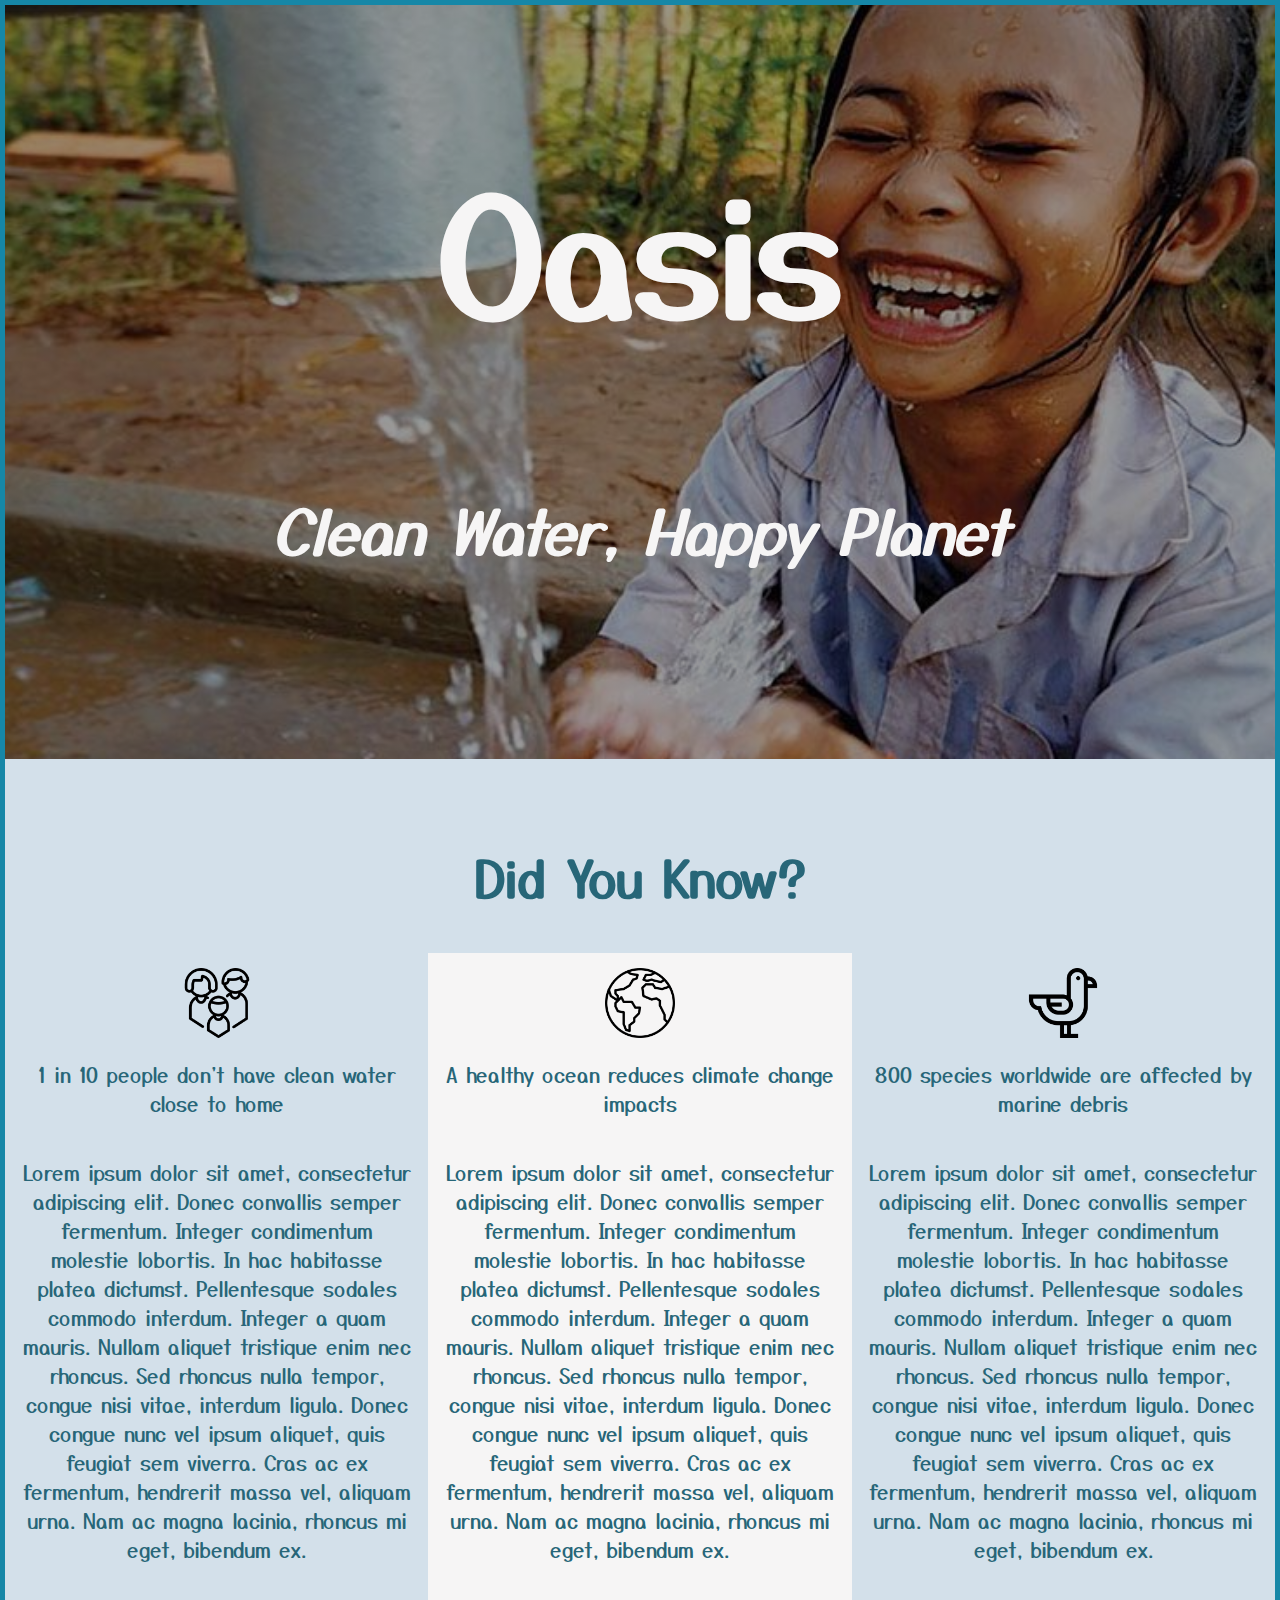
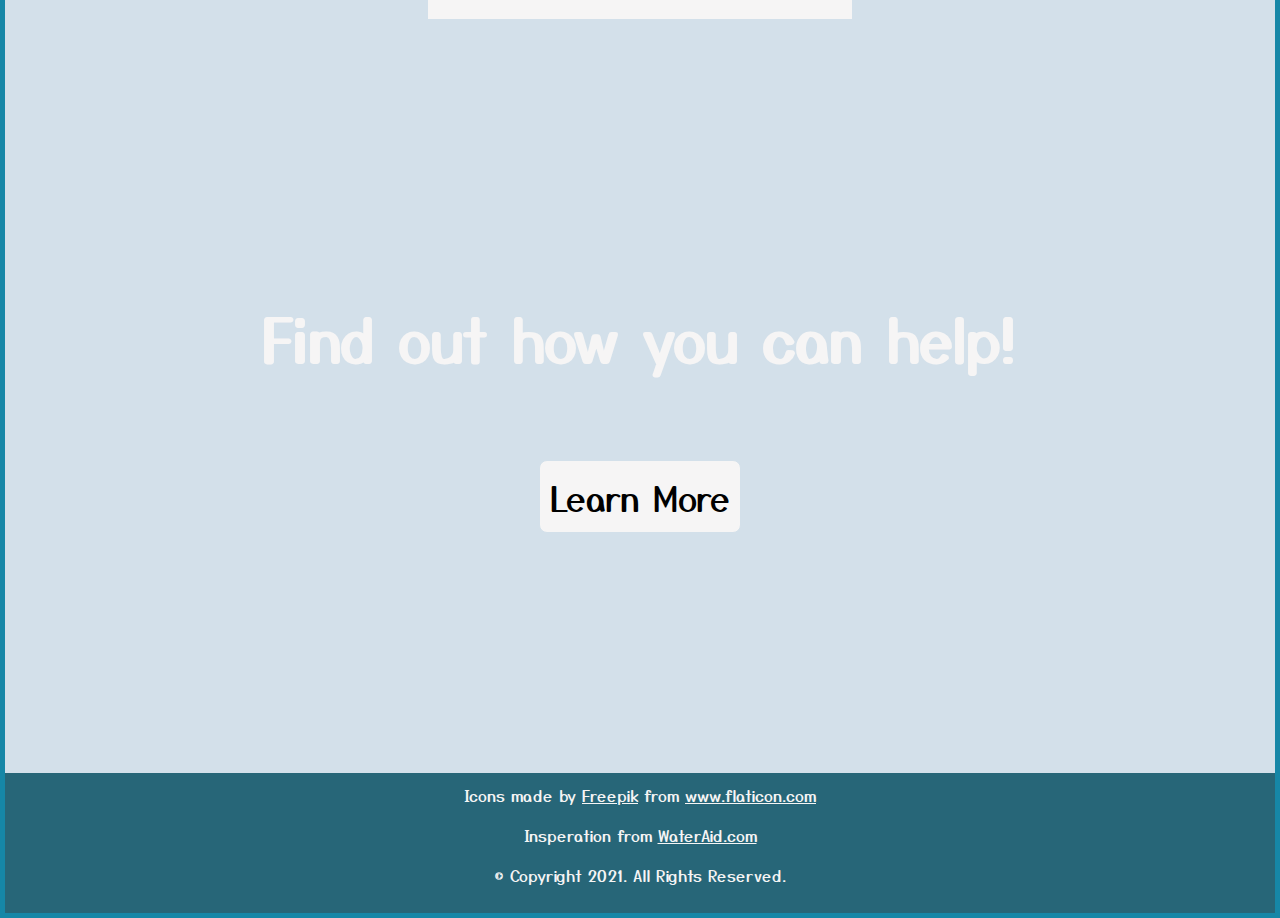
<file: oasisWebsite-main/index.html>
<!DOCTYPE html>
<!--
Original Author: Brianna Baldwin
Date Created: 01/22/2021
Version: 0.0
Date Last Modified: 02/17/2021
Modified by: Brianna Baldwin
Modification log: 
    01/26/2021 - Made adjustments to Sea Turtle Parallax | Deleted one button and made edits to other
    01/27/2021 - Linked button to home.html
    02/17/2021 - edited footer
-->
<html lang="en">

<head>
    <title>Oasis - Clean Water, Happy Planet</title>
    <!-- Styles -->
    <link rel="stylesheet" href="css/landing_page.css">
    <!-- Meta Tags -->
    <meta charset="utf-8">
    <meta name="description" content="Learn about the importance of clean water and find a way to help!">
    <meta name="keywords" content="HTML, CSS, JavaScript, Oasis, Clean Water, Brianna Baldwin, Animals, Earth, People">
    <meta name="author" content="Brianna Baldwin">
    <meta name="viewport" content="width=device-width, initial-scale=1.0">
    <link href="https://fonts.googleapis.com/css2?family=Bree+Serif&family=Nunito&display=swap" rel="stylesheet">
    <!-- Favicon -->
    <link rel="shortcut icon" href="img/favicon_io/favicon.ico">
    <link rel="icon" type="image/png" sizes="32x32" href="img/favicon_io/favicon-32x32.png">
    <link rel="apple-touch-icon" sizes="180x180" href="img/favicon_io/apple-touch-icon.png">
    <link rel="icon" sizes="192x192" href="img/favicon_io/android-chrome-192x192.png">
</head>
<body>
<header>

</header>

<main>
    <!-- Happy Girl Parallax -->
    <div class="parallax">
        <h1>Oasis</h1>
        <h3><em>Clean Water, Happy Planet</em></h3>
    </div>
    <!-- 3 Facts About Clean Water -->
    <div class="facts">
        <br>
        <h2>Did You Know?</h2>
        <!-- People/Family Fact -->
    <div class="row">
        <div class=" column">
            <img src="img/family-room.png">
            <p>1 in 10 people don't have clean water close to home</p> 
            <span class="moreFacts"><p>Lorem ipsum dolor sit amet, consectetur adipiscing elit. Donec convallis semper fermentum. Integer condimentum molestie lobortis.
                 In hac habitasse platea dictumst. Pellentesque sodales commodo interdum. Integer a quam mauris. Nullam aliquet tristique enim nec rhoncus. Sed 
                 rhoncus nulla tempor, congue nisi vitae, interdum ligula. Donec congue nunc vel ipsum aliquet, quis feugiat sem viverra. Cras ac ex fermentum, 
                 hendrerit massa vel, aliquam urna. Nam ac magna lacinia, rhoncus mi eget, bibendum ex.</p></span>
        </div>
        <!-- Climate Change Fact -->
        <div class=" column" id="middle">
            <img src="img/worldwide.png">
            <p>A healthy ocean reduces climate change impacts</p>
            <span class="moreFacts"><p>Lorem ipsum dolor sit amet, consectetur adipiscing elit. Donec convallis semper fermentum. Integer condimentum molestie lobortis.
                In hac habitasse platea dictumst. Pellentesque sodales commodo interdum. Integer a quam mauris. Nullam aliquet tristique enim nec rhoncus. Sed 
                rhoncus nulla tempor, congue nisi vitae, interdum ligula. Donec congue nunc vel ipsum aliquet, quis feugiat sem viverra. Cras ac ex fermentum, 
                hendrerit massa vel, aliquam urna. Nam ac magna lacinia, rhoncus mi eget, bibendum ex.</p></span>
        </div>
        <!-- Animal Fact -->
        <div class=" column">
            <img src="img/seagull.png">
            <p>800 species worldwide are affected by marine debris</p>
            <span class="moreFacts"><p>Lorem ipsum dolor sit amet, consectetur adipiscing elit. Donec convallis semper fermentum. Integer condimentum molestie lobortis.
                In hac habitasse platea dictumst. Pellentesque sodales commodo interdum. Integer a quam mauris. Nullam aliquet tristique enim nec rhoncus. Sed 
                rhoncus nulla tempor, congue nisi vitae, interdum ligula. Donec congue nunc vel ipsum aliquet, quis feugiat sem viverra. Cras ac ex fermentum, 
                hendrerit massa vel, aliquam urna. Nam ac magna lacinia, rhoncus mi eget, bibendum ex.</p></span>
        </div>
    </div>
    </div>
    
    <!-- Sea Turtle Parallax -->
    <div class="parallax_2">
        <!-- Help Button Link -->
        <!-- <h2 id="quote">"We never know the worth of water until it's dry."-Thomas Fuller</h2> -->
        <h3><br> Find out how you can help!</h3>
        <a href="home.html"><input type="button" id="help_button" value="Learn More"></a>
    </div>
</main>
<!-- https://us.wateraid.org/campaign/emergency-global-hygiene-fund/c277193?c_src=ig-dig-20b-cvd&c_src2=bra-7&gclid=Cj0KCQiAjKqABhDLARIsABbJrGl53kVQKVAFT1Pg7v0M06_lnRx8zaOuMVF8BXxjtwbCUdUS9H8XtvwaAt1cEALw_wcB -->
<footer>
    <div>Icons made by <a href="https://www.freepik.com" title="Freepik">Freepik</a> from <a href="https://www.flaticon.com/" title="Flaticon">www.flaticon.com</a><br>
    <p>Insperation from <a href="https://us.wateraid.org/campaign/emergency-global-hygiene-fund/c277193?c_src=ig-dig-20b-cvd&c_src2=bra-7&gclid=Cj0KCQiAjKqABhDLARIsABbJrGl53kVQKVAFT1Pg7v0M06_lnRx8zaOuMVF8BXxjtwbCUdUS9H8XtvwaAt1cEALw_wcB"> WaterAid.com</a></p>
    <p>&copy; Copyright 2021. All Rights Reserved.</p>
</div>
</footer>
</body>
</html>
</file>
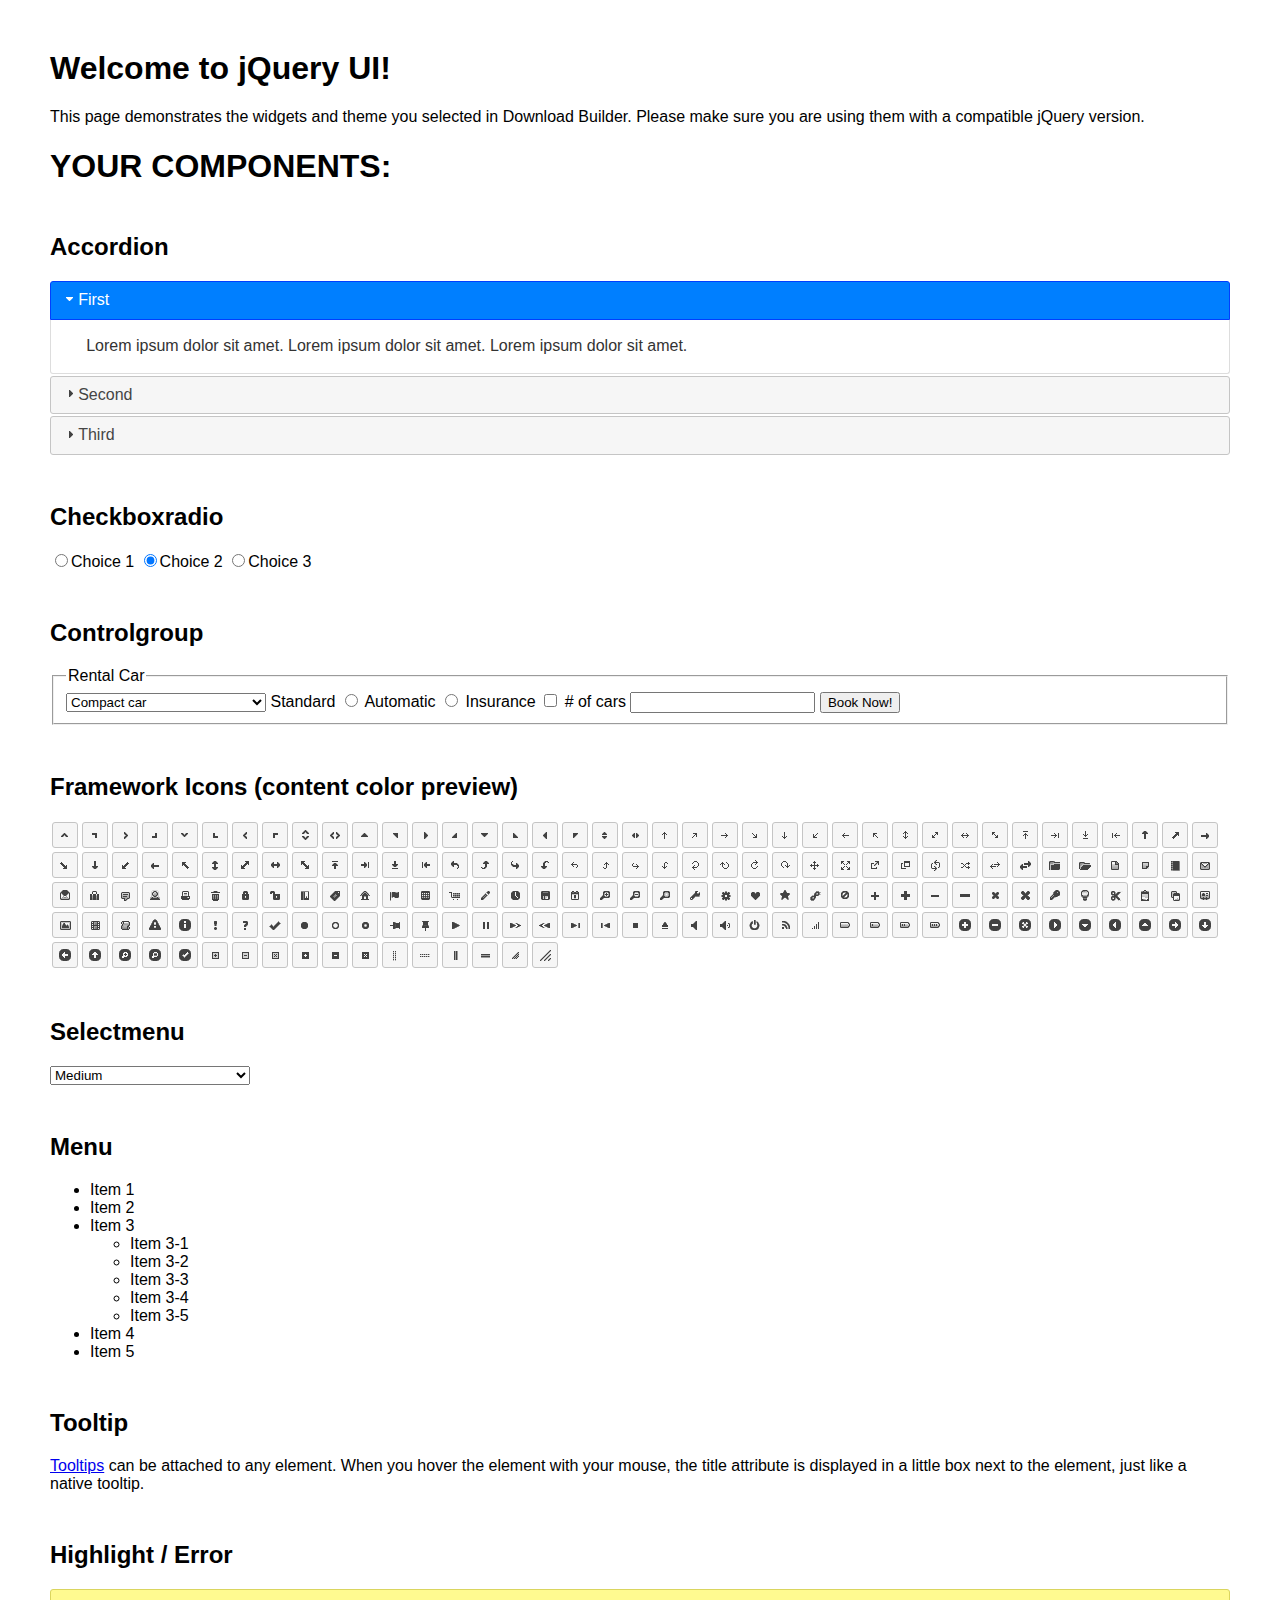
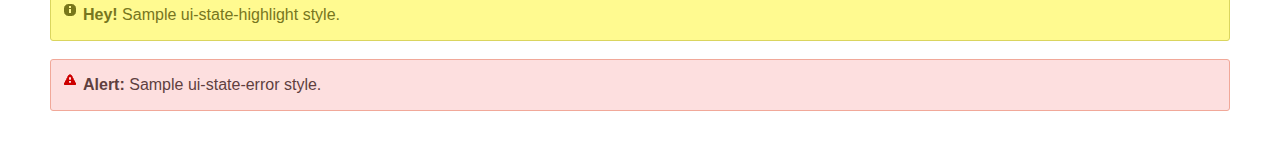
<file: oasisWebsite-main/js/jquery-ui-1.12.1.custom/jquery-ui-1.12.1.custom/index.html>
<!doctype html>
<html lang="us">
<head>
	<meta charset="utf-8">
	<title>jQuery UI Example Page</title>
	<link href="jquery-ui.css" rel="stylesheet">
	<style>
	body{
		font-family: "Trebuchet MS", sans-serif;
		margin: 50px;
	}
	.demoHeaders {
		margin-top: 2em;
	}
	#dialog-link {
		padding: .4em 1em .4em 20px;
		text-decoration: none;
		position: relative;
	}
	#dialog-link span.ui-icon {
		margin: 0 5px 0 0;
		position: absolute;
		left: .2em;
		top: 50%;
		margin-top: -8px;
	}
	#icons {
		margin: 0;
		padding: 0;
	}
	#icons li {
		margin: 2px;
		position: relative;
		padding: 4px 0;
		cursor: pointer;
		float: left;
		list-style: none;
	}
	#icons span.ui-icon {
		float: left;
		margin: 0 4px;
	}
	.fakewindowcontain .ui-widget-overlay {
		position: absolute;
	}
	select {
		width: 200px;
	}
	</style>
</head>
<body>

<h1>Welcome to jQuery UI!</h1>

<div class="ui-widget">
	<p>This page demonstrates the widgets and theme you selected in Download Builder. Please make sure you are using them with a compatible jQuery version.</p>
</div>

<h1>YOUR COMPONENTS:</h1>

<!-- Accordion -->
<h2 class="demoHeaders">Accordion</h2>
<div id="accordion">
	<h3>First</h3>
	<div>Lorem ipsum dolor sit amet. Lorem ipsum dolor sit amet. Lorem ipsum dolor sit amet.</div>
	<h3>Second</h3>
	<div>Phasellus mattis tincidunt nibh.</div>
	<h3>Third</h3>
	<div>Nam dui erat, auctor a, dignissim quis.</div>
</div>



<!-- Checkboxradio -->
<h2 class="demoHeaders">Checkboxradio</h2>
<form style="margin-top: 1em;">
	<div id="radioset">
		<input type="radio" id="radio1" name="radio"><label for="radio1">Choice 1</label>
		<input type="radio" id="radio2" name="radio" checked="checked"><label for="radio2">Choice 2</label>
		<input type="radio" id="radio3" name="radio"><label for="radio3">Choice 3</label>
	</div>
</form>

<!-- Controlgroup -->
<h2 class="demoHeaders">Controlgroup</h2>
<fieldset>
	<legend>Rental Car</legend>
	<div id="controlgroup">
		<select id="car-type">
			<option>Compact car</option>
			<option>Midsize car</option>
			<option>Full size car</option>
			<option>SUV</option>
			<option>Luxury</option>
			<option>Truck</option>
			<option>Van</option>
		</select>
		<label for="transmission-standard">Standard</label>
		<input type="radio" name="transmission" id="transmission-standard">
		<label for="transmission-automatic">Automatic</label>
		<input type="radio" name="transmission" id="transmission-automatic">
		<label for="insurance">Insurance</label>
		<input type="checkbox" name="insurance" id="insurance">
		<label for="horizontal-spinner" class="ui-controlgroup-label"># of cars</label>
		<input id="horizontal-spinner" class="ui-spinner-input">
		<button>Book Now!</button>
	</div>
</fieldset>




<h2 class="demoHeaders">Framework Icons (content color preview)</h2>
<ul id="icons" class="ui-widget ui-helper-clearfix">
	<li class="ui-state-default ui-corner-all" title=".ui-icon-caret-1-n"><span class="ui-icon ui-icon-caret-1-n"></span></li>
	<li class="ui-state-default ui-corner-all" title=".ui-icon-caret-1-ne"><span class="ui-icon ui-icon-caret-1-ne"></span></li>
	<li class="ui-state-default ui-corner-all" title=".ui-icon-caret-1-e"><span class="ui-icon ui-icon-caret-1-e"></span></li>
	<li class="ui-state-default ui-corner-all" title=".ui-icon-caret-1-se"><span class="ui-icon ui-icon-caret-1-se"></span></li>
	<li class="ui-state-default ui-corner-all" title=".ui-icon-caret-1-s"><span class="ui-icon ui-icon-caret-1-s"></span></li>
	<li class="ui-state-default ui-corner-all" title=".ui-icon-caret-1-sw"><span class="ui-icon ui-icon-caret-1-sw"></span></li>
	<li class="ui-state-default ui-corner-all" title=".ui-icon-caret-1-w"><span class="ui-icon ui-icon-caret-1-w"></span></li>
	<li class="ui-state-default ui-corner-all" title=".ui-icon-caret-1-nw"><span class="ui-icon ui-icon-caret-1-nw"></span></li>
	<li class="ui-state-default ui-corner-all" title=".ui-icon-caret-2-n-s"><span class="ui-icon ui-icon-caret-2-n-s"></span></li>
	<li class="ui-state-default ui-corner-all" title=".ui-icon-caret-2-e-w"><span class="ui-icon ui-icon-caret-2-e-w"></span></li>
	<li class="ui-state-default ui-corner-all" title=".ui-icon-triangle-1-n"><span class="ui-icon ui-icon-triangle-1-n"></span></li>
	<li class="ui-state-default ui-corner-all" title=".ui-icon-triangle-1-ne"><span class="ui-icon ui-icon-triangle-1-ne"></span></li>
	<li class="ui-state-default ui-corner-all" title=".ui-icon-triangle-1-e"><span class="ui-icon ui-icon-triangle-1-e"></span></li>
	<li class="ui-state-default ui-corner-all" title=".ui-icon-triangle-1-se"><span class="ui-icon ui-icon-triangle-1-se"></span></li>
	<li class="ui-state-default ui-corner-all" title=".ui-icon-triangle-1-s"><span class="ui-icon ui-icon-triangle-1-s"></span></li>
	<li class="ui-state-default ui-corner-all" title=".ui-icon-triangle-1-sw"><span class="ui-icon ui-icon-triangle-1-sw"></span></li>
	<li class="ui-state-default ui-corner-all" title=".ui-icon-triangle-1-w"><span class="ui-icon ui-icon-triangle-1-w"></span></li>
	<li class="ui-state-default ui-corner-all" title=".ui-icon-triangle-1-nw"><span class="ui-icon ui-icon-triangle-1-nw"></span></li>
	<li class="ui-state-default ui-corner-all" title=".ui-icon-triangle-2-n-s"><span class="ui-icon ui-icon-triangle-2-n-s"></span></li>
	<li class="ui-state-default ui-corner-all" title=".ui-icon-triangle-2-e-w"><span class="ui-icon ui-icon-triangle-2-e-w"></span></li>
	<li class="ui-state-default ui-corner-all" title=".ui-icon-arrow-1-n"><span class="ui-icon ui-icon-arrow-1-n"></span></li>
	<li class="ui-state-default ui-corner-all" title=".ui-icon-arrow-1-ne"><span class="ui-icon ui-icon-arrow-1-ne"></span></li>
	<li class="ui-state-default ui-corner-all" title=".ui-icon-arrow-1-e"><span class="ui-icon ui-icon-arrow-1-e"></span></li>
	<li class="ui-state-default ui-corner-all" title=".ui-icon-arrow-1-se"><span class="ui-icon ui-icon-arrow-1-se"></span></li>
	<li class="ui-state-default ui-corner-all" title=".ui-icon-arrow-1-s"><span class="ui-icon ui-icon-arrow-1-s"></span></li>
	<li class="ui-state-default ui-corner-all" title=".ui-icon-arrow-1-sw"><span class="ui-icon ui-icon-arrow-1-sw"></span></li>
	<li class="ui-state-default ui-corner-all" title=".ui-icon-arrow-1-w"><span class="ui-icon ui-icon-arrow-1-w"></span></li>
	<li class="ui-state-default ui-corner-all" title=".ui-icon-arrow-1-nw"><span class="ui-icon ui-icon-arrow-1-nw"></span></li>
	<li class="ui-state-default ui-corner-all" title=".ui-icon-arrow-2-n-s"><span class="ui-icon ui-icon-arrow-2-n-s"></span></li>
	<li class="ui-state-default ui-corner-all" title=".ui-icon-arrow-2-ne-sw"><span class="ui-icon ui-icon-arrow-2-ne-sw"></span></li>
	<li class="ui-state-default ui-corner-all" title=".ui-icon-arrow-2-e-w"><span class="ui-icon ui-icon-arrow-2-e-w"></span></li>
	<li class="ui-state-default ui-corner-all" title=".ui-icon-arrow-2-se-nw"><span class="ui-icon ui-icon-arrow-2-se-nw"></span></li>
	<li class="ui-state-default ui-corner-all" title=".ui-icon-arrowstop-1-n"><span class="ui-icon ui-icon-arrowstop-1-n"></span></li>
	<li class="ui-state-default ui-corner-all" title=".ui-icon-arrowstop-1-e"><span class="ui-icon ui-icon-arrowstop-1-e"></span></li>
	<li class="ui-state-default ui-corner-all" title=".ui-icon-arrowstop-1-s"><span class="ui-icon ui-icon-arrowstop-1-s"></span></li>
	<li class="ui-state-default ui-corner-all" title=".ui-icon-arrowstop-1-w"><span class="ui-icon ui-icon-arrowstop-1-w"></span></li>
	<li class="ui-state-default ui-corner-all" title=".ui-icon-arrowthick-1-n"><span class="ui-icon ui-icon-arrowthick-1-n"></span></li>
	<li class="ui-state-default ui-corner-all" title=".ui-icon-arrowthick-1-ne"><span class="ui-icon ui-icon-arrowthick-1-ne"></span></li>
	<li class="ui-state-default ui-corner-all" title=".ui-icon-arrowthick-1-e"><span class="ui-icon ui-icon-arrowthick-1-e"></span></li>
	<li class="ui-state-default ui-corner-all" title=".ui-icon-arrowthick-1-se"><span class="ui-icon ui-icon-arrowthick-1-se"></span></li>
	<li class="ui-state-default ui-corner-all" title=".ui-icon-arrowthick-1-s"><span class="ui-icon ui-icon-arrowthick-1-s"></span></li>
	<li class="ui-state-default ui-corner-all" title=".ui-icon-arrowthick-1-sw"><span class="ui-icon ui-icon-arrowthick-1-sw"></span></li>
	<li class="ui-state-default ui-corner-all" title=".ui-icon-arrowthick-1-w"><span class="ui-icon ui-icon-arrowthick-1-w"></span></li>
	<li class="ui-state-default ui-corner-all" title=".ui-icon-arrowthick-1-nw"><span class="ui-icon ui-icon-arrowthick-1-nw"></span></li>
	<li class="ui-state-default ui-corner-all" title=".ui-icon-arrowthick-2-n-s"><span class="ui-icon ui-icon-arrowthick-2-n-s"></span></li>
	<li class="ui-state-default ui-corner-all" title=".ui-icon-arrowthick-2-ne-sw"><span class="ui-icon ui-icon-arrowthick-2-ne-sw"></span></li>
	<li class="ui-state-default ui-corner-all" title=".ui-icon-arrowthick-2-e-w"><span class="ui-icon ui-icon-arrowthick-2-e-w"></span></li>
	<li class="ui-state-default ui-corner-all" title=".ui-icon-arrowthick-2-se-nw"><span class="ui-icon ui-icon-arrowthick-2-se-nw"></span></li>
	<li class="ui-state-default ui-corner-all" title=".ui-icon-arrowthickstop-1-n"><span class="ui-icon ui-icon-arrowthickstop-1-n"></span></li>
	<li class="ui-state-default ui-corner-all" title=".ui-icon-arrowthickstop-1-e"><span class="ui-icon ui-icon-arrowthickstop-1-e"></span></li>
	<li class="ui-state-default ui-corner-all" title=".ui-icon-arrowthickstop-1-s"><span class="ui-icon ui-icon-arrowthickstop-1-s"></span></li>
	<li class="ui-state-default ui-corner-all" title=".ui-icon-arrowthickstop-1-w"><span class="ui-icon ui-icon-arrowthickstop-1-w"></span></li>
	<li class="ui-state-default ui-corner-all" title=".ui-icon-arrowreturnthick-1-w"><span class="ui-icon ui-icon-arrowreturnthick-1-w"></span></li>
	<li class="ui-state-default ui-corner-all" title=".ui-icon-arrowreturnthick-1-n"><span class="ui-icon ui-icon-arrowreturnthick-1-n"></span></li>
	<li class="ui-state-default ui-corner-all" title=".ui-icon-arrowreturnthick-1-e"><span class="ui-icon ui-icon-arrowreturnthick-1-e"></span></li>
	<li class="ui-state-default ui-corner-all" title=".ui-icon-arrowreturnthick-1-s"><span class="ui-icon ui-icon-arrowreturnthick-1-s"></span></li>
	<li class="ui-state-default ui-corner-all" title=".ui-icon-arrowreturn-1-w"><span class="ui-icon ui-icon-arrowreturn-1-w"></span></li>
	<li class="ui-state-default ui-corner-all" title=".ui-icon-arrowreturn-1-n"><span class="ui-icon ui-icon-arrowreturn-1-n"></span></li>
	<li class="ui-state-default ui-corner-all" title=".ui-icon-arrowreturn-1-e"><span class="ui-icon ui-icon-arrowreturn-1-e"></span></li>
	<li class="ui-state-default ui-corner-all" title=".ui-icon-arrowreturn-1-s"><span class="ui-icon ui-icon-arrowreturn-1-s"></span></li>
	<li class="ui-state-default ui-corner-all" title=".ui-icon-arrowrefresh-1-w"><span class="ui-icon ui-icon-arrowrefresh-1-w"></span></li>
	<li class="ui-state-default ui-corner-all" title=".ui-icon-arrowrefresh-1-n"><span class="ui-icon ui-icon-arrowrefresh-1-n"></span></li>
	<li class="ui-state-default ui-corner-all" title=".ui-icon-arrowrefresh-1-e"><span class="ui-icon ui-icon-arrowrefresh-1-e"></span></li>
	<li class="ui-state-default ui-corner-all" title=".ui-icon-arrowrefresh-1-s"><span class="ui-icon ui-icon-arrowrefresh-1-s"></span></li>
	<li class="ui-state-default ui-corner-all" title=".ui-icon-arrow-4"><span class="ui-icon ui-icon-arrow-4"></span></li>
	<li class="ui-state-default ui-corner-all" title=".ui-icon-arrow-4-diag"><span class="ui-icon ui-icon-arrow-4-diag"></span></li>
	<li class="ui-state-default ui-corner-all" title=".ui-icon-extlink"><span class="ui-icon ui-icon-extlink"></span></li>
	<li class="ui-state-default ui-corner-all" title=".ui-icon-newwin"><span class="ui-icon ui-icon-newwin"></span></li>
	<li class="ui-state-default ui-corner-all" title=".ui-icon-refresh"><span class="ui-icon ui-icon-refresh"></span></li>
	<li class="ui-state-default ui-corner-all" title=".ui-icon-shuffle"><span class="ui-icon ui-icon-shuffle"></span></li>
	<li class="ui-state-default ui-corner-all" title=".ui-icon-transfer-e-w"><span class="ui-icon ui-icon-transfer-e-w"></span></li>
	<li class="ui-state-default ui-corner-all" title=".ui-icon-transferthick-e-w"><span class="ui-icon ui-icon-transferthick-e-w"></span></li>
	<li class="ui-state-default ui-corner-all" title=".ui-icon-folder-collapsed"><span class="ui-icon ui-icon-folder-collapsed"></span></li>
	<li class="ui-state-default ui-corner-all" title=".ui-icon-folder-open"><span class="ui-icon ui-icon-folder-open"></span></li>
	<li class="ui-state-default ui-corner-all" title=".ui-icon-document"><span class="ui-icon ui-icon-document"></span></li>
	<li class="ui-state-default ui-corner-all" title=".ui-icon-document-b"><span class="ui-icon ui-icon-document-b"></span></li>
	<li class="ui-state-default ui-corner-all" title=".ui-icon-note"><span class="ui-icon ui-icon-note"></span></li>
	<li class="ui-state-default ui-corner-all" title=".ui-icon-mail-closed"><span class="ui-icon ui-icon-mail-closed"></span></li>
	<li class="ui-state-default ui-corner-all" title=".ui-icon-mail-open"><span class="ui-icon ui-icon-mail-open"></span></li>
	<li class="ui-state-default ui-corner-all" title=".ui-icon-suitcase"><span class="ui-icon ui-icon-suitcase"></span></li>
	<li class="ui-state-default ui-corner-all" title=".ui-icon-comment"><span class="ui-icon ui-icon-comment"></span></li>
	<li class="ui-state-default ui-corner-all" title=".ui-icon-person"><span class="ui-icon ui-icon-person"></span></li>
	<li class="ui-state-default ui-corner-all" title=".ui-icon-print"><span class="ui-icon ui-icon-print"></span></li>
	<li class="ui-state-default ui-corner-all" title=".ui-icon-trash"><span class="ui-icon ui-icon-trash"></span></li>
	<li class="ui-state-default ui-corner-all" title=".ui-icon-locked"><span class="ui-icon ui-icon-locked"></span></li>
	<li class="ui-state-default ui-corner-all" title=".ui-icon-unlocked"><span class="ui-icon ui-icon-unlocked"></span></li>
	<li class="ui-state-default ui-corner-all" title=".ui-icon-bookmark"><span class="ui-icon ui-icon-bookmark"></span></li>
	<li class="ui-state-default ui-corner-all" title=".ui-icon-tag"><span class="ui-icon ui-icon-tag"></span></li>
	<li class="ui-state-default ui-corner-all" title=".ui-icon-home"><span class="ui-icon ui-icon-home"></span></li>
	<li class="ui-state-default ui-corner-all" title=".ui-icon-flag"><span class="ui-icon ui-icon-flag"></span></li>
	<li class="ui-state-default ui-corner-all" title=".ui-icon-calculator"><span class="ui-icon ui-icon-calculator"></span></li>
	<li class="ui-state-default ui-corner-all" title=".ui-icon-cart"><span class="ui-icon ui-icon-cart"></span></li>
	<li class="ui-state-default ui-corner-all" title=".ui-icon-pencil"><span class="ui-icon ui-icon-pencil"></span></li>
	<li class="ui-state-default ui-corner-all" title=".ui-icon-clock"><span class="ui-icon ui-icon-clock"></span></li>
	<li class="ui-state-default ui-corner-all" title=".ui-icon-disk"><span class="ui-icon ui-icon-disk"></span></li>
	<li class="ui-state-default ui-corner-all" title=".ui-icon-calendar"><span class="ui-icon ui-icon-calendar"></span></li>
	<li class="ui-state-default ui-corner-all" title=".ui-icon-zoomin"><span class="ui-icon ui-icon-zoomin"></span></li>
	<li class="ui-state-default ui-corner-all" title=".ui-icon-zoomout"><span class="ui-icon ui-icon-zoomout"></span></li>
	<li class="ui-state-default ui-corner-all" title=".ui-icon-search"><span class="ui-icon ui-icon-search"></span></li>
	<li class="ui-state-default ui-corner-all" title=".ui-icon-wrench"><span class="ui-icon ui-icon-wrench"></span></li>
	<li class="ui-state-default ui-corner-all" title=".ui-icon-gear"><span class="ui-icon ui-icon-gear"></span></li>
	<li class="ui-state-default ui-corner-all" title=".ui-icon-heart"><span class="ui-icon ui-icon-heart"></span></li>
	<li class="ui-state-default ui-corner-all" title=".ui-icon-star"><span class="ui-icon ui-icon-star"></span></li>
	<li class="ui-state-default ui-corner-all" title=".ui-icon-link"><span class="ui-icon ui-icon-link"></span></li>
	<li class="ui-state-default ui-corner-all" title=".ui-icon-cancel"><span class="ui-icon ui-icon-cancel"></span></li>
	<li class="ui-state-default ui-corner-all" title=".ui-icon-plus"><span class="ui-icon ui-icon-plus"></span></li>
	<li class="ui-state-default ui-corner-all" title=".ui-icon-plusthick"><span class="ui-icon ui-icon-plusthick"></span></li>
	<li class="ui-state-default ui-corner-all" title=".ui-icon-minus"><span class="ui-icon ui-icon-minus"></span></li>
	<li class="ui-state-default ui-corner-all" title=".ui-icon-minusthick"><span class="ui-icon ui-icon-minusthick"></span></li>
	<li class="ui-state-default ui-corner-all" title=".ui-icon-close"><span class="ui-icon ui-icon-close"></span></li>
	<li class="ui-state-default ui-corner-all" title=".ui-icon-closethick"><span class="ui-icon ui-icon-closethick"></span></li>
	<li class="ui-state-default ui-corner-all" title=".ui-icon-key"><span class="ui-icon ui-icon-key"></span></li>
	<li class="ui-state-default ui-corner-all" title=".ui-icon-lightbulb"><span class="ui-icon ui-icon-lightbulb"></span></li>
	<li class="ui-state-default ui-corner-all" title=".ui-icon-scissors"><span class="ui-icon ui-icon-scissors"></span></li>
	<li class="ui-state-default ui-corner-all" title=".ui-icon-clipboard"><span class="ui-icon ui-icon-clipboard"></span></li>
	<li class="ui-state-default ui-corner-all" title=".ui-icon-copy"><span class="ui-icon ui-icon-copy"></span></li>
	<li class="ui-state-default ui-corner-all" title=".ui-icon-contact"><span class="ui-icon ui-icon-contact"></span></li>
	<li class="ui-state-default ui-corner-all" title=".ui-icon-image"><span class="ui-icon ui-icon-image"></span></li>
	<li class="ui-state-default ui-corner-all" title=".ui-icon-video"><span class="ui-icon ui-icon-video"></span></li>
	<li class="ui-state-default ui-corner-all" title=".ui-icon-script"><span class="ui-icon ui-icon-script"></span></li>
	<li class="ui-state-default ui-corner-all" title=".ui-icon-alert"><span class="ui-icon ui-icon-alert"></span></li>
	<li class="ui-state-default ui-corner-all" title=".ui-icon-info"><span class="ui-icon ui-icon-info"></span></li>
	<li class="ui-state-default ui-corner-all" title=".ui-icon-notice"><span class="ui-icon ui-icon-notice"></span></li>
	<li class="ui-state-default ui-corner-all" title=".ui-icon-help"><span class="ui-icon ui-icon-help"></span></li>
	<li class="ui-state-default ui-corner-all" title=".ui-icon-check"><span class="ui-icon ui-icon-check"></span></li>
	<li class="ui-state-default ui-corner-all" title=".ui-icon-bullet"><span class="ui-icon ui-icon-bullet"></span></li>
	<li class="ui-state-default ui-corner-all" title=".ui-icon-radio-off"><span class="ui-icon ui-icon-radio-off"></span></li>
	<li class="ui-state-default ui-corner-all" title=".ui-icon-radio-on"><span class="ui-icon ui-icon-radio-on"></span></li>
	<li class="ui-state-default ui-corner-all" title=".ui-icon-pin-w"><span class="ui-icon ui-icon-pin-w"></span></li>
	<li class="ui-state-default ui-corner-all" title=".ui-icon-pin-s"><span class="ui-icon ui-icon-pin-s"></span></li>
	<li class="ui-state-default ui-corner-all" title=".ui-icon-play"><span class="ui-icon ui-icon-play"></span></li>
	<li class="ui-state-default ui-corner-all" title=".ui-icon-pause"><span class="ui-icon ui-icon-pause"></span></li>
	<li class="ui-state-default ui-corner-all" title=".ui-icon-seek-next"><span class="ui-icon ui-icon-seek-next"></span></li>
	<li class="ui-state-default ui-corner-all" title=".ui-icon-seek-prev"><span class="ui-icon ui-icon-seek-prev"></span></li>
	<li class="ui-state-default ui-corner-all" title=".ui-icon-seek-end"><span class="ui-icon ui-icon-seek-end"></span></li>
	<li class="ui-state-default ui-corner-all" title=".ui-icon-seek-first"><span class="ui-icon ui-icon-seek-first"></span></li>
	<li class="ui-state-default ui-corner-all" title=".ui-icon-stop"><span class="ui-icon ui-icon-stop"></span></li>
	<li class="ui-state-default ui-corner-all" title=".ui-icon-eject"><span class="ui-icon ui-icon-eject"></span></li>
	<li class="ui-state-default ui-corner-all" title=".ui-icon-volume-off"><span class="ui-icon ui-icon-volume-off"></span></li>
	<li class="ui-state-default ui-corner-all" title=".ui-icon-volume-on"><span class="ui-icon ui-icon-volume-on"></span></li>
	<li class="ui-state-default ui-corner-all" title=".ui-icon-power"><span class="ui-icon ui-icon-power"></span></li>
	<li class="ui-state-default ui-corner-all" title=".ui-icon-signal-diag"><span class="ui-icon ui-icon-signal-diag"></span></li>
	<li class="ui-state-default ui-corner-all" title=".ui-icon-signal"><span class="ui-icon ui-icon-signal"></span></li>
	<li class="ui-state-default ui-corner-all" title=".ui-icon-battery-0"><span class="ui-icon ui-icon-battery-0"></span></li>
	<li class="ui-state-default ui-corner-all" title=".ui-icon-battery-1"><span class="ui-icon ui-icon-battery-1"></span></li>
	<li class="ui-state-default ui-corner-all" title=".ui-icon-battery-2"><span class="ui-icon ui-icon-battery-2"></span></li>
	<li class="ui-state-default ui-corner-all" title=".ui-icon-battery-3"><span class="ui-icon ui-icon-battery-3"></span></li>
	<li class="ui-state-default ui-corner-all" title=".ui-icon-circle-plus"><span class="ui-icon ui-icon-circle-plus"></span></li>
	<li class="ui-state-default ui-corner-all" title=".ui-icon-circle-minus"><span class="ui-icon ui-icon-circle-minus"></span></li>
	<li class="ui-state-default ui-corner-all" title=".ui-icon-circle-close"><span class="ui-icon ui-icon-circle-close"></span></li>
	<li class="ui-state-default ui-corner-all" title=".ui-icon-circle-triangle-e"><span class="ui-icon ui-icon-circle-triangle-e"></span></li>
	<li class="ui-state-default ui-corner-all" title=".ui-icon-circle-triangle-s"><span class="ui-icon ui-icon-circle-triangle-s"></span></li>
	<li class="ui-state-default ui-corner-all" title=".ui-icon-circle-triangle-w"><span class="ui-icon ui-icon-circle-triangle-w"></span></li>
	<li class="ui-state-default ui-corner-all" title=".ui-icon-circle-triangle-n"><span class="ui-icon ui-icon-circle-triangle-n"></span></li>
	<li class="ui-state-default ui-corner-all" title=".ui-icon-circle-arrow-e"><span class="ui-icon ui-icon-circle-arrow-e"></span></li>
	<li class="ui-state-default ui-corner-all" title=".ui-icon-circle-arrow-s"><span class="ui-icon ui-icon-circle-arrow-s"></span></li>
	<li class="ui-state-default ui-corner-all" title=".ui-icon-circle-arrow-w"><span class="ui-icon ui-icon-circle-arrow-w"></span></li>
	<li class="ui-state-default ui-corner-all" title=".ui-icon-circle-arrow-n"><span class="ui-icon ui-icon-circle-arrow-n"></span></li>
	<li class="ui-state-default ui-corner-all" title=".ui-icon-circle-zoomin"><span class="ui-icon ui-icon-circle-zoomin"></span></li>
	<li class="ui-state-default ui-corner-all" title=".ui-icon-circle-zoomout"><span class="ui-icon ui-icon-circle-zoomout"></span></li>
	<li class="ui-state-default ui-corner-all" title=".ui-icon-circle-check"><span class="ui-icon ui-icon-circle-check"></span></li>
	<li class="ui-state-default ui-corner-all" title=".ui-icon-circlesmall-plus"><span class="ui-icon ui-icon-circlesmall-plus"></span></li>
	<li class="ui-state-default ui-corner-all" title=".ui-icon-circlesmall-minus"><span class="ui-icon ui-icon-circlesmall-minus"></span></li>
	<li class="ui-state-default ui-corner-all" title=".ui-icon-circlesmall-close"><span class="ui-icon ui-icon-circlesmall-close"></span></li>
	<li class="ui-state-default ui-corner-all" title=".ui-icon-squaresmall-plus"><span class="ui-icon ui-icon-squaresmall-plus"></span></li>
	<li class="ui-state-default ui-corner-all" title=".ui-icon-squaresmall-minus"><span class="ui-icon ui-icon-squaresmall-minus"></span></li>
	<li class="ui-state-default ui-corner-all" title=".ui-icon-squaresmall-close"><span class="ui-icon ui-icon-squaresmall-close"></span></li>
	<li class="ui-state-default ui-corner-all" title=".ui-icon-grip-dotted-vertical"><span class="ui-icon ui-icon-grip-dotted-vertical"></span></li>
	<li class="ui-state-default ui-corner-all" title=".ui-icon-grip-dotted-horizontal"><span class="ui-icon ui-icon-grip-dotted-horizontal"></span></li>
	<li class="ui-state-default ui-corner-all" title=".ui-icon-grip-solid-vertical"><span class="ui-icon ui-icon-grip-solid-vertical"></span></li>
	<li class="ui-state-default ui-corner-all" title=".ui-icon-grip-solid-horizontal"><span class="ui-icon ui-icon-grip-solid-horizontal"></span></li>
	<li class="ui-state-default ui-corner-all" title=".ui-icon-gripsmall-diagonal-se"><span class="ui-icon ui-icon-gripsmall-diagonal-se"></span></li>
	<li class="ui-state-default ui-corner-all" title=".ui-icon-grip-diagonal-se"><span class="ui-icon ui-icon-grip-diagonal-se"></span></li>
</ul>




<!-- Progressbar -->
<h2 class="demoHeaders">Selectmenu</h2>
<select id="selectmenu">
	<option>Slower</option>
	<option>Slow</option>
	<option selected="selected">Medium</option>
	<option>Fast</option>
	<option>Faster</option>
</select>


<!-- Menu -->
<h2 class="demoHeaders">Menu</h2>
<ul style="width:100px;" id="menu">
	<li><div>Item 1</div></li>
	<li><div>Item 2</div></li>
	<li><div>Item 3</div>
		<ul>
			<li><div>Item 3-1</div></li>
			<li><div>Item 3-2</div></li>
			<li><div>Item 3-3</div></li>
			<li><div>Item 3-4</div></li>
			<li><div>Item 3-5</div></li>
		</ul>
	</li>
	<li><div>Item 4</div></li>
	<li><div>Item 5</div></li>
</ul>

<!-- Tooltip -->
<h2 class="demoHeaders">Tooltip</h2>
<p id="tooltip">
	<a href="#" title="That&apos;s what this widget is">Tooltips</a> can be attached to any element. When you hover
the element with your mouse, the title attribute is displayed in a little box next to the element, just like a native tooltip.
</p>

<!-- Highlight / Error -->
<h2 class="demoHeaders">Highlight / Error</h2>
<div class="ui-widget">
	<div class="ui-state-highlight ui-corner-all" style="margin-top: 20px; padding: 0 .7em;">
		<p><span class="ui-icon ui-icon-info" style="float: left; margin-right: .3em;"></span>
		<strong>Hey!</strong> Sample ui-state-highlight style.</p>
	</div>
</div>
<br>
<div class="ui-widget">
	<div class="ui-state-error ui-corner-all" style="padding: 0 .7em;">
		<p><span class="ui-icon ui-icon-alert" style="float: left; margin-right: .3em;"></span>
		<strong>Alert:</strong> Sample ui-state-error style.</p>
	</div>
</div>

<script src="external/jquery/jquery.js"></script>
<script src="jquery-ui.js"></script>
<script>
$( "#accordion" ).accordion();



$( "#radioset" ).buttonset();

$( "#controlgroup" ).controlgroup();







$( "#menu" ).menu();

$( "#tooltip" ).tooltip();

$( "#selectmenu" ).selectmenu();

// Hover states on the static widgets
$( "#dialog-link, #icons li" ).hover(
	function() {
		$( this ).addClass( "ui-state-hover" );
	},
	function() {
		$( this ).removeClass( "ui-state-hover" );
	}
);
</script>
</body>
</html>
</file>
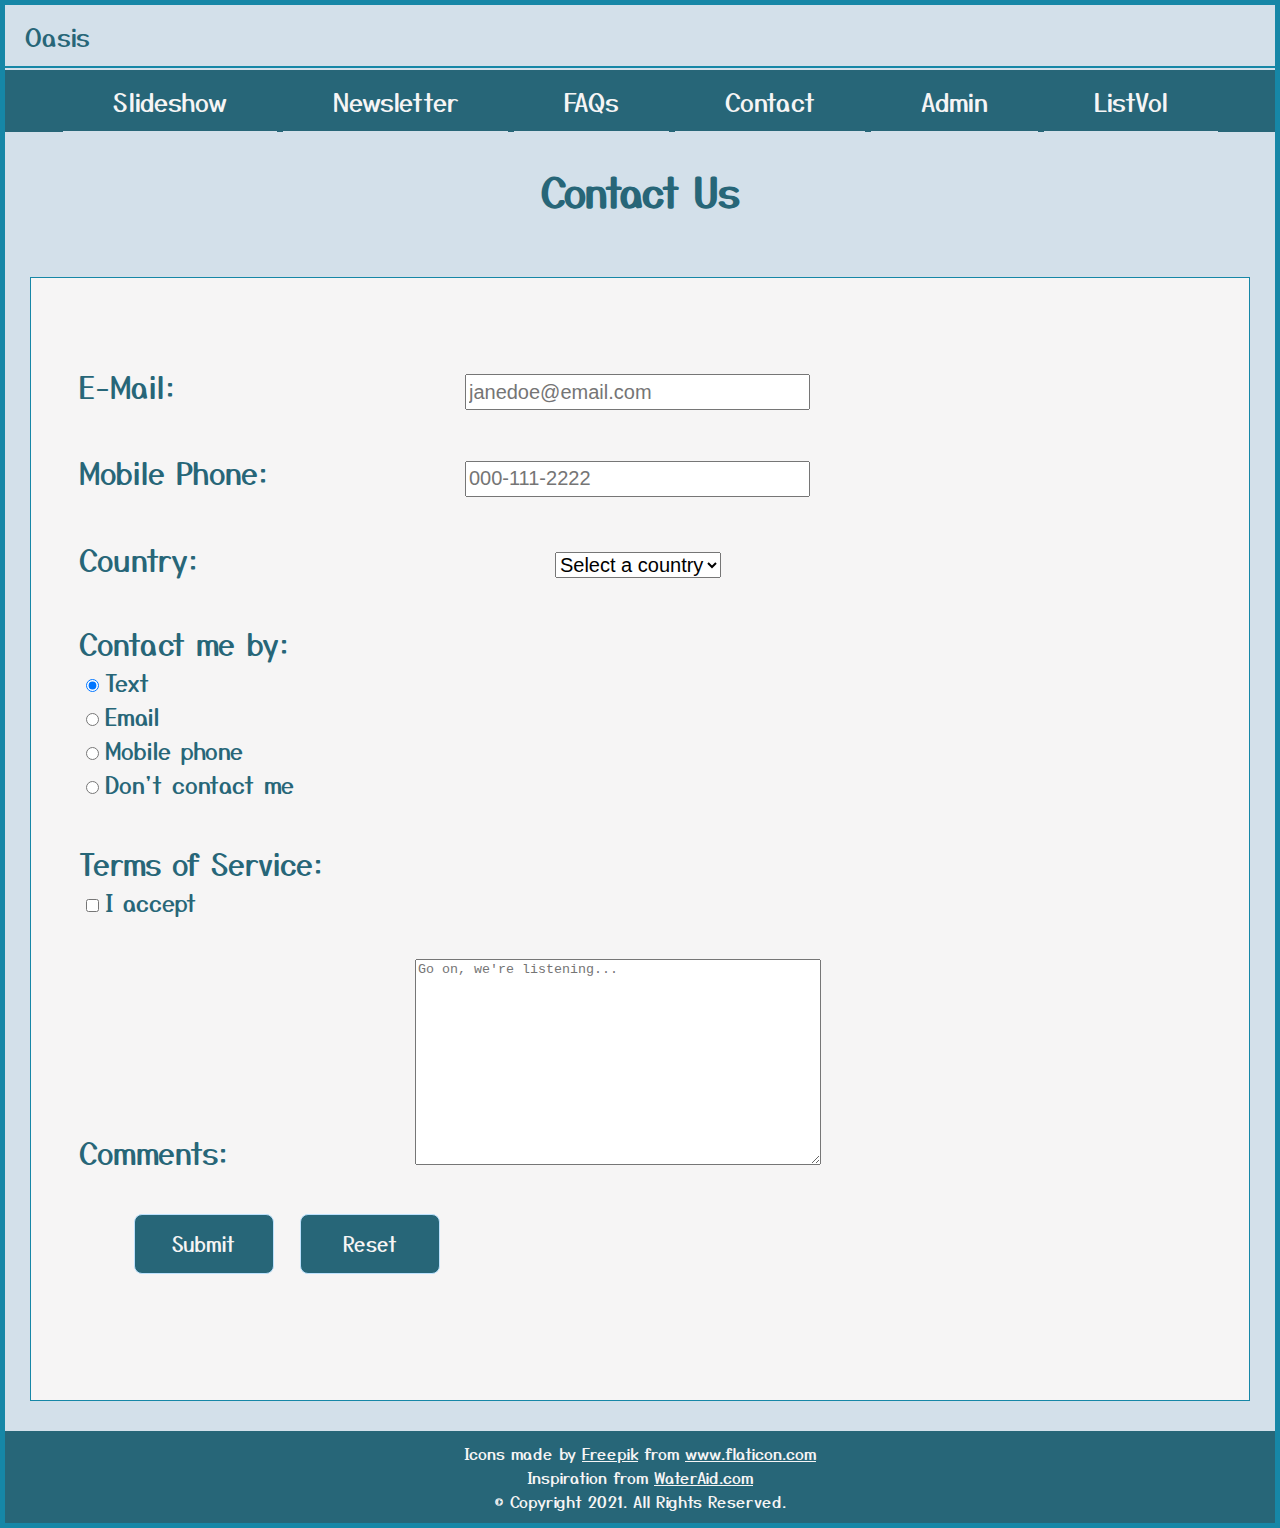
<file: oasisWebsite-main/contact.html>
<!-- Contact: 06-02, register 2.0 -->
<!-- Original Author: Brianna Baldwin
Date Created: 01/28/2021
Version: 0.0
Date Last Modified: 09/17/2021
Modified by: Brianna Baldwin
Modification log:
   01/28/2021 - created contact.html
   01/29/2021 - added form, nav bar, and footer from home.html to file | made edits to id/class names for .js files
   02/03/2021 - Edited nav links so they return to home page
   02/15/2021 - Edited nav bar for desktop/mobile views
   02/17/2021 - Added mobile dolphin hambIcons | edited footer | edited form design/function
   09/03/2021 - Edited form to post info to thankyou.php for database 
   09/17/2021 - Added nav links
   09/24/2021 - Added validation to input fields
-->
<!DOCTYPE html>
<html>
    <head>
        <meta charset="UTF-8">
        <meta name="viewport" content="width=device-width, initial-scale=1">
        <title>Contact Page</title>
        <!-- Styles -->
        <link rel="stylesheet" href="css/styles.css">
        <link rel="stylesheet" href="css/contact.css">
        <!-- Favicon -->
        <link rel="shortcut icon" href="img/favicon_io/favicon.ico">
        <link rel="icon" type="image/png" sizes="32x32" href="img/favicon_io/favicon-32x32.png">
        <link rel="apple-touch-icon" sizes="180x180" href="img/favicon_io/apple-touch-icon.png">
        <link rel="icon" sizes="192x192" href="img/favicon_io/android-chrome-192x192.png">
        <!-- JS Scripts -->
        <script src="https://code.jquery.com/jquery-3.4.1.min.js"></script>
        <script src="js/hambMenu.js"></script> <!-- JS for HambMenu -->
    </head>
    <header>
        <!-- <img src="img/drop.png" alt="Oasis Droplet Logo" height="30px" width="30px"> -->
        <!-- Navbar -->
        <nav>
            <a name="top"></a>
            <ul class="topnav" id="myTopnav">
                <div>
                    <li><a href="home.html" class="active">Oasis</a></li>
                    <!-- "Hamburger menu" / "Bar icon" to toggle the navigation links -->
                    <li><a href="javascript:void(0);" id="hambNav" class="hambNav" onclick="hambFunction()">
                            <span><i class="fa fa-bars"><img id="hambImg" class="rotate" src="img/logo2.png"/></i></span>
                        </a></li>
                </div>
                <!-- Navigation links (hidden by default) -->
                <div id="myLinks" class="">
                    <li class="item"><a href="home.html">Slideshow</a></li>
                    <li class="item"><a href="home.html">Newsletter</a></li>
                    <li class="item"><a href="home.html">FAQs</a></li>
                    <li class="item"><a href="contact.html">Contact</a></li>
                    <li class="item"><a href="admin.php">Admin</a></li>
                    <li class="item"><a href="list_volunteers.php">ListVol</a></li>
                </div>  
            </ul>
        </nav>
    </header>
    <body>
        <main><!-- Newsletter: 06.03, email_list -->
            <div id="contact" class="contact">
                <h1>Contact Us</h1>
                <form id="contact_form" action="thankyou.php" method="post" class="contact_container">
                    <fieldset>
                        <div>
                            <label for="email_address">E-Mail:</label>
                            <input type="email" name="email_address" id="email_address" 
                                   placeholder="janedoe@email.com" class="textBox" 
                                   pattern="[A-Za-z0-9._%+-]+@[A-Za-z0-9.-]+\.[A-Za-z]{2,4}" required>
                        </div>
                        <div>
                            <label for="phone">Mobile Phone:</label>
                            <input type="tel" name="phone" id="phone" 
                                   placeholder="000-111-2222" class="textBox" 
                                   pattern="[0-9]{3}-[0-9]{3}-[0-9]{4}" required>
                        </div>
                        <div class="country_selected">
                            <label for="country_selected" id="csLabel">Country:</label>
                            <select name="country_selected" id="country_selected" required>
                                <option value="">Select a country</option>
                                <option value="usa">USA</option>
                                <option value="canada">Canada</option>
                                <option value="mexico">Mexico</option>
                            </select>

                        </div>
                        
                            <div class="radio_buttons">
                                <label for="radio">Contact me by:</label><br>
                                <input type="radio" name="contact" id="text"
                                       value="text" checked>Text<br>
                                <input type="radio" name="contact" id="email"
                                       value="email">Email<br>
                                <input type="radio" name="contact" id="mobile"
                                       value="mobile">Mobile phone<br>
                                <input type="radio" name="contact" id="noContact"
                                       value="noContact">Don't contact me<br>
                            </div>
                            <div class="terms">
                                <label>Terms of Service:</label><br>
                                <input type="checkbox" name="terms" id="terms"
                                       value="yes" required>I accept

                            </div>
                       
                        <div>
                            <label for="comments">Comments:</label>
                            <textarea name="comments" id="comments" 
                                      placeholder="Go on, we're listening..." required></textarea>

                        </div>
                        <div class="button_container">
                            <!--  <input type="button" id="submit_form" value="Submit" class="button"> -->
                            <input type='submit' value='Submit' class="button">
                            <input type="reset" id="reset_form" value="Reset" class="button">
                        </div>
                    </fieldset>
                </form>
            </div>
        </main>
    </body>
    <footer>
        <div>Icons made by <a href="https://www.freepik.com" title="Freepik">Freepik</a> from <a href="https://www.flaticon.com/" title="Flaticon">www.flaticon.com</a><br>
            <p>Inspiration from <a href="https://us.wateraid.org/campaign/emergency-global-hygiene-fund/c277193?c_src=ig-dig-20b-cvd&c_src2=bra-7&gclid=Cj0KCQiAjKqABhDLARIsABbJrGl53kVQKVAFT1Pg7v0M06_lnRx8zaOuMVF8BXxjtwbCUdUS9H8XtvwaAt1cEALw_wcB"> WaterAid.com</a></p>
            <p>&copy; Copyright 2021. All Rights Reserved.</p>
        </div>
    </footer>
</html>
</file>
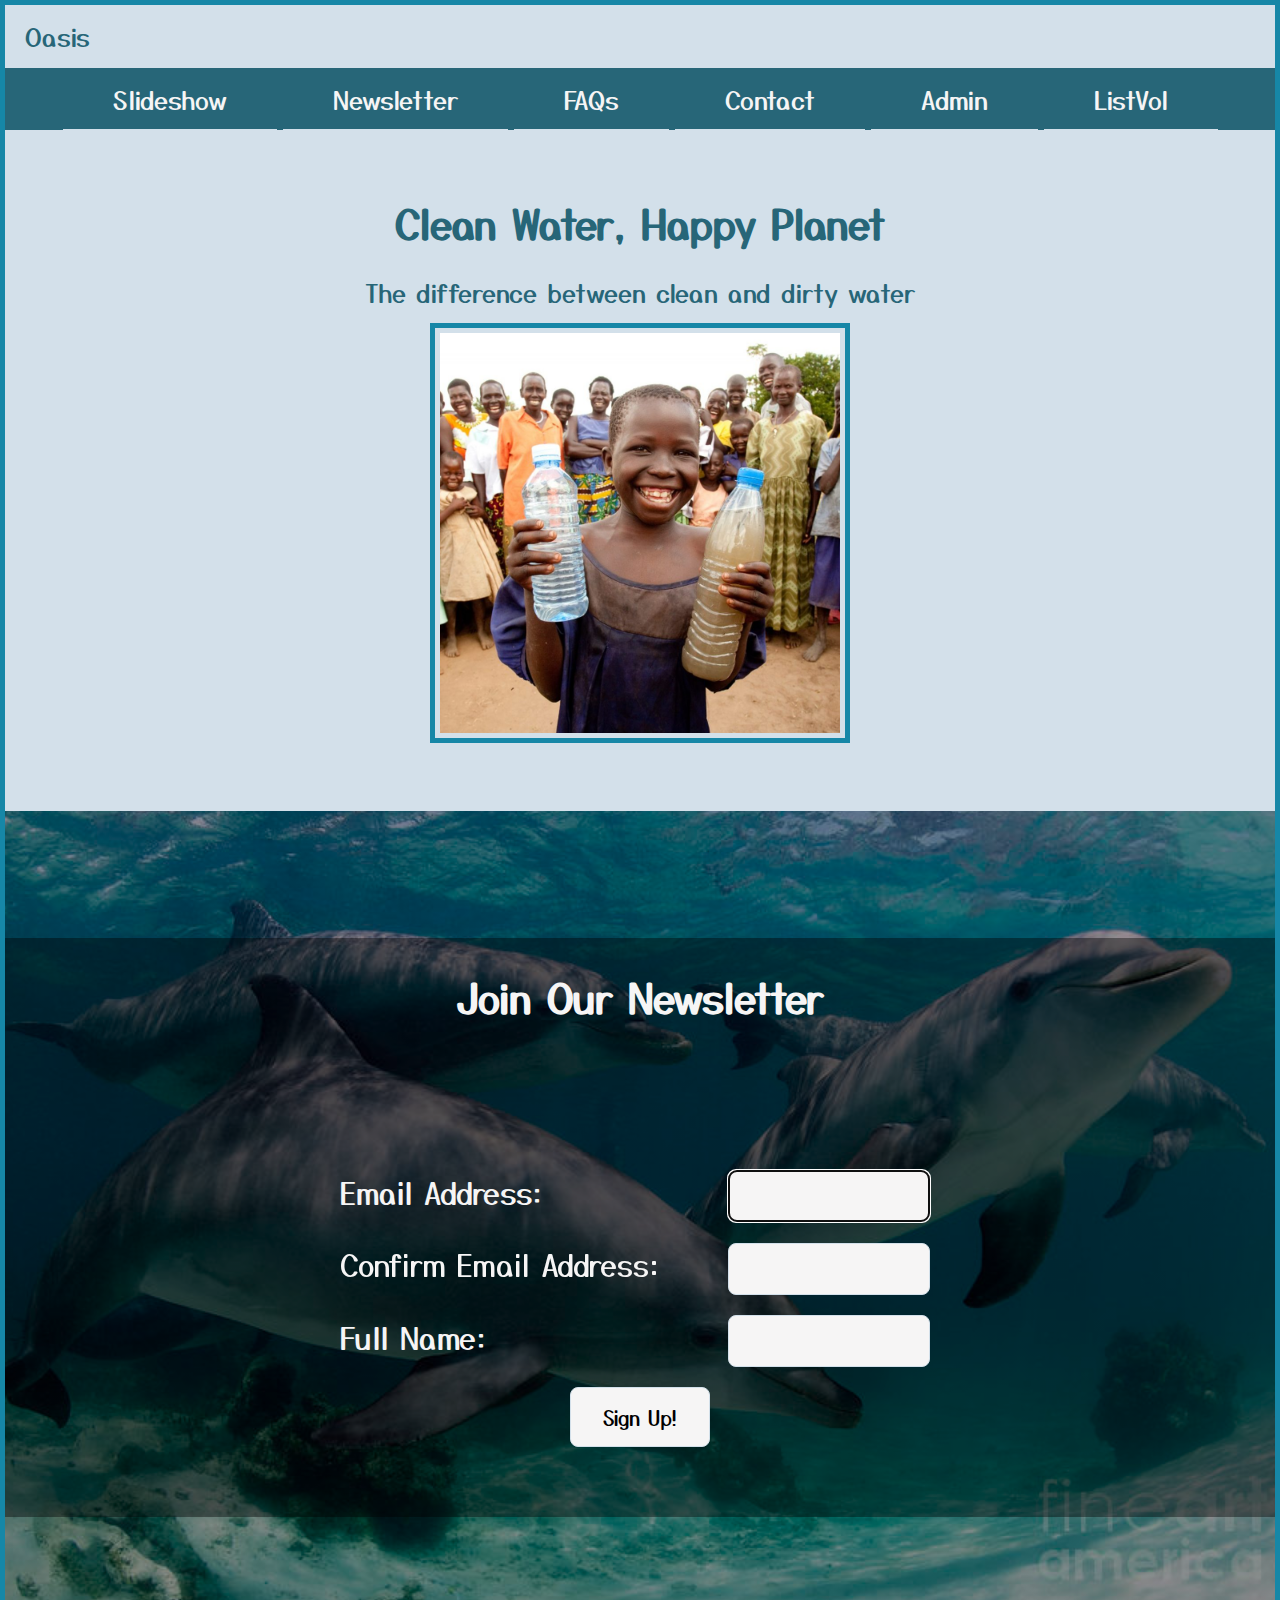
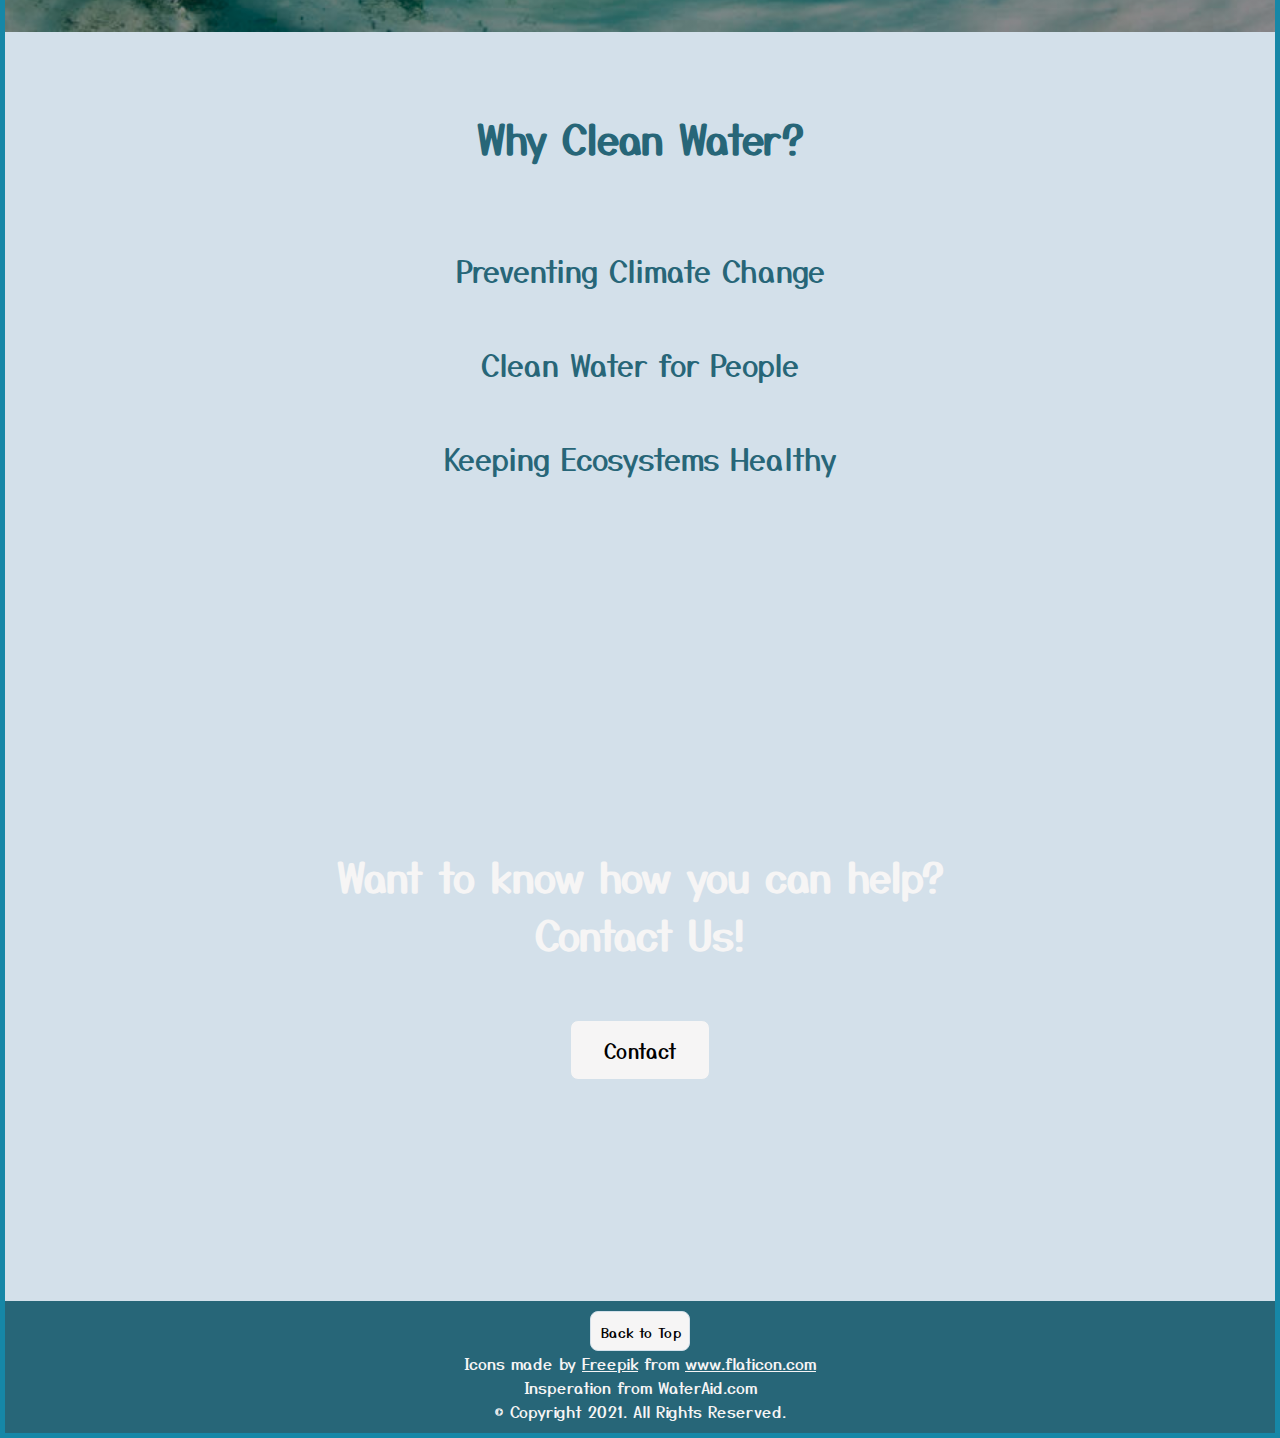
<file: oasisWebsite-main/home.html>
<!DOCTYPE html>
<!--
Original Author: Brianna Baldwin
Date Created: 01/27/2021
Version: 0.0
Date Last Modified: 09/17/2021
Modified by: Brianna Baldwin
Modification log:
    01/27/2021 - Created home.html
    01/28/2021 - added hamb to nav bar | inserted faq, contact and newsletter divs
    01/29/2021 - linked buttons to external files | added functions to hamb menu/nav bar
    include FAQ, Contact, and Newsletter Signup page w/js
    02/02/2021 -  Added jquery script | added carousel
    02/03/2021 - Got rid of carousel and added slideshow
    02/05/2021 - Edited accordian to use jQuery UI
    02/15/2021 - Added scroll to top button | edited nav bar for desktop/mobile views
    02/17/2021 - Added mobile dolphin hambIcons | Added newsletter form 
    09/17/2021 - Added nav links
-->
<html lang="en">

    <head>
        <title>Oasis - Clean Water, Happy Planet</title>
        <!-- Styles -->
        <link rel="stylesheet" href="css/styles.css">
        <link rel="stylesheet" href="css/newsletter.css">
        <!-- Meta Tags -->
        <meta charset="utf-8">
        <meta name="description" content="Learn about the importance of clean water and find a way to help!">
        <meta name="keywords" content="HTML, CSS, JavaScript, Oasis, Clean Water, Brianna Baldwin, Animals, Earth, People">
        <meta name="author" content="Brianna Baldwin">
        <meta name="viewport" content="width=device-width, initial-scale=1.0">
        <link href="https://fonts.googleapis.com/css2?family=Bree+Serif&family=Nunito&display=swap" rel="stylesheet">
        <!-- Favicon -->
        <link rel="shortcut icon" href="img/favicon_io/favicon.ico">
        <link rel="icon" type="image/png" sizes="32x32" href="img/favicon_io/favicon-32x32.png">
        <link rel="apple-touch-icon" sizes="180x180" href="img/favicon_io/apple-touch-icon.png">
        <link rel="icon" sizes="192x192" href="img/favicon_io/android-chrome-192x192.png">
        <!-- JS Scripts -->
        <script src="https://code.jquery.com/jquery-3.4.1.min.js"></script> <!-- jQuery -->
        <script type="text/javascript" src="js/script.js"></script> <!-- My JS File --> 
        <script src="js/jquery-ui-1.12.1.custom/jquery-ui-1.12.1.custom/jquery-ui.min.js"></script> <!-- jQuery UI-->
        <script src="js/hambMenu.js"></script> <!-- JS for HambMenu -->
        <script src="js/newsletter.js"></script> <!-- JS for Newsletter -->
    </head>
    <body>
        <header>
            <!-- <img src="img/drop.png" alt="Oasis Droplet Logo" height="30px" width="30px"> -->
            <!-- Navbar -->
            <nav>
                <a id="pgTop"></a>
                <ul class="topnav" id="myTopnav">
                    <div>
                        <!-- <img src="img/logo.png"> -->
                        <li><a href="home.html" class="active" id="logo">Oasis</a></li>
                        <!-- "Hamburger menu" / "Bar icon" to toggle the navigation links -->
                        <li><a href="javascript:void(0);" id="hambNav" class="hambNav" onclick="hambFunction()">
                                <span><i class="fa fa-bars"><img id="hambImg" class="rotate" src="img/logo2.png"/></i></span>
                            </a></li>
                    </div>
                    <!-- Navigation links (hidden by default) -->
                    <div id="myLinks" class="">
                        <li class="item"><a href="#slideshow">Slideshow</a></li>
                        <li class="item"><a href="#newsletter">Newsletter</a></li>
                        <li class="item"><a href="#faqs">FAQs</a></li>
                        <li class="item"><a href="#contact">Contact</a></li>
                        <li class="item"><a href="admin.php">Admin</a></li>
                        <li class="item"><a href="list_volunteers.php">ListVol</a></li>
                    </div>  
                </ul>
            </nav>
        </header>

        <main>
            <!-- Slideshow div -->
            <div id="slideshow">
                <h1>Clean Water, Happy Planet</h1>
                <h2 id="caption">The difference between clean and dirty water</h2>
                <img id="slide" src="img/girlHoldingWaterDesktop.png" alt="Girl holding one glass of clean water and one glasss of dirty water">
                <div id="slides"> 
                    <img src="img/fish.jpg" alt="Yellow fish enjoying a swim">
                    <img src="img/seaTurtleBag.png" alt="This sea turtle has tried to eat a plastic bag">
                    <img src="img/jellyfishes.png" alt="Jellyfish swimming in the dark">
                    <img src="img/polarBear.png" alt="A Polar bear attempting to navigate without ice to walk on">
                    <img src="img/girlHoldingWaterDesktop.png" alt="Girl holding one glass of clean water and one glasss of dirty water">
                </div>
            </div>

            <!-- Newsletter div -->
            <div class="newsletterParallax" id="newsletter1">
                <div id="newsletter" class="newsletter">
                    <h1>Join Our Newsletter</h1>
                    <form id="email_form" name="email_form" 
                          action="join.html" method="get">
                        <div>
                            <label for="email_1">Email Address:</label>
                            <input type="text" id="email_1" name="email_1" class="textBox">
                        </div>

                        <div>
                            <label for="email_2">Confirm Email Address:</label>
                            <input type="text" id="email_2" name="email_2" class="textBox">
                        </div>

                        <div>
                            <label for="full_name">Full Name:</label>
                            <input type="text" id="full_name" name="full_name" class="textBox">
                        </div>

                        <div>
                            <input type="button" id="join_list" value="Sign Up!" class="button">
                        </div>     
                    </form>
                </div>
            </div>

            <!-- FAQs div | uses jQuery UI -->
            <h1 id="faqs">Why Clean Water?</h1>
            <div id="accordion" class="faqs">
                <h3><a href="#">Preventing Climate Change</a></h3>
                <div>
                    <p>The ocean transports head form the equator to the poles, regulating climate
                        and weather patterns. A filthy ocean causes rising waters and a changing
                        ecosystem, changing the effects of climate change.
                    </p>
                    <span class="moreFacts"><p>Lorem ipsum dolor sit amet, consectetur adipiscing elit. Donec convallis semper fermentum. Integer condimentum molestie lobortis.
                            In hac habitasse platea dictumst. Pellentesque sodales commodo interdum. Integer a quam mauris. Nullam aliquet tristique enim nec rhoncus. Sed 
                            rhoncus nulla tempor, congue nisi vitae, interdum ligula. Donec congue nunc vel ipsum aliquet, quis feugiat sem viverra. Cras ac ex fermentum, 
                            hendrerit massa vel, aliquam urna. Nam ac magna lacinia, rhoncus mi eget, bibendum ex.</p></span>
                </div>
                <h3><a href="#">Clean Water for People</a></h3>
                <div>
                    <p>Contaminated water and poor sanitation have strong links to the
                        transmission of life-threatening illnesses like cholera,
                        diarrhea, dysentery, hepatitis A, and typhoid.
                        These waterborne diseases that kill 3.4 million people every year</p>
                    <span class="moreFacts"><p>Lorem ipsum dolor sit amet, consectetur adipiscing elit. Donec convallis semper fermentum. Integer condimentum molestie lobortis.
                            In hac habitasse platea dictumst. Pellentesque sodales commodo interdum. Integer a quam mauris. Nullam aliquet tristique enim nec rhoncus. Sed 
                            rhoncus nulla tempor, congue nisi vitae, interdum ligula. Donec congue nunc vel ipsum aliquet, quis feugiat sem viverra. Cras ac ex fermentum, 
                            hendrerit massa vel, aliquam urna. Nam ac magna lacinia, rhoncus mi eget, bibendum ex.</p></span>
                </div>
                <h3><a href="#">Keeping Ecosystems Healthy</a></h3>
                <div>
                    <p>When carbon is present in ocean water it creates carbonic
                        acid which prevents coral reefs and mollusks from forming
                        their calcium bicarbonate skeletons.
                        This affects nemerous ecosystems around the world.
                        Also turtles. Save the turtles.</p>
                    <span class="moreFacts"><p>Lorem ipsum dolor sit amet, consectetur adipiscing elit. Donec convallis semper fermentum. Integer condimentum molestie lobortis.
                            In hac habitasse platea dictumst. Pellentesque sodales commodo interdum. Integer a quam mauris. Nullam aliquet tristique enim nec rhoncus. Sed 
                            rhoncus nulla tempor, congue nisi vitae, interdum ligula. Donec congue nunc vel ipsum aliquet, quis feugiat sem viverra. Cras ac ex fermentum, 
                            hendrerit massa vel, aliquam urna. Nam ac magna lacinia, rhoncus mi eget, bibendum ex.</p></span>
                </div>
            </div>

            <!-- Contact div -->
            <div class="contactParallax" id="contact">
                <h1><br>Want to know how you can help?<br>Contact Us!</h1>
                <a href="contact.html"><input type="button" id="contact_button" value="Contact"></a>
            </div>
        </main>
        <footer>
            <a href="#pgTop"><input type="button" id="top_button" value="Back to Top"></a>
            <div>Icons made by <a href="https://www.freepik.com" title="Freepik">Freepik</a> from <a href="https://www.flaticon.com/" title="Flaticon">www.flaticon.com</a><br>
                <p>Insperation from WaterAid.com</p>
                <p>&copy; Copyright 2021. All Rights Reserved.</p>
            </div>
        </footer>
    </body>
</html>
</file>
<file: oasisWebsite-main/css/landing_page.css>
/*
*Original Author: Brianna Baldwin
*Date Created: 01/22/2021
*Version: 0.0
*Date Last Modified: 02/17/2021
*Modified by: Brianna Baldiwn
*Modification log:   
    01/26/2021 - Adjusted pictures/padding in parallaxes | Deleted opacity for body | Adjusted sizes of text
    01/27/2021 - Added hover function to help button
    02/05/2021 - Added desktop styling.
    02/17/2021 - Edited color scheme | edited layout margins and footer
*/

/* Import Font */
@import url('https://fonts.googleapis.com/css2?family=Yusei+Magic&display=swap');
  
/* Mobile Styles */
body {
    margin-left: 0px;
    margin-right: 0px;
    margin-top: 0px;
    margin-bottom: 0px;
    border: 5px solid #1687a7;
}  
header {
    text-align: center;
      font-family: 'Yusei Magic', Arial, sans-serif;
      background-color: #d3e0ea;
}
main {
      text-align: center;
      font-family: 'Yusei Magic', Arial, sans-serif;
      background-color: #d3e0ea;
  }


  /* Happy Girl Parallax */
  .parallax {
    background-image: linear-gradient(rgba(0, 0, 0, 0.4), rgba(0, 0, 0, 0.4)), url("../img/happy_background02.jpg");
    height: 500px;
    background-attachment: fixed;
    background-position: center;
    background-repeat: no-repeat;
    background-size: cover;
    color: #f6f5f5;
    font-size: 40px;
    padding-top: 25%;
    padding-right: 30px;
    padding-left: 30px;
    padding-bottom: 25%;
  }
  .parallax h1 {
    margin-top: 1.5em;
    font-size: 2em;
  }
  .parallax h3 {
    font-size: 25px;
  }


  /* Facts Section */
  .facts {
    padding-top: 30px;
    font-size: 20%;
    color: #276678;
  }
  .facts p {
    font-size: 20px;
    padding-bottom: 20px;
    display: block;
  }
  .facts img {
    height: 70px;
    width: 70px;
  }
  .column {
    padding: 8px;
  }
  h2 {
    font-size: 30px;
  }
  .moreFacts {
    display: none;
  }
  #middle {
    background-color: #f6f5f5;
  }


  /* Ocean Animals Parallax */
  .parallax_2 {
    background-image: linear-gradient(rgba(0, 0, 0, 0.4), rgba(0, 0, 0, 0.4)), url("../img/turtle02.jpg");
    height: 500px;
    background-attachment: fixed;
    background-position: center;
    background-repeat: no-repeat;
    background-size: cover;
    color: #f6f5f5;
    padding-top: 25%;
    padding-right: 30px;
    padding-left: 30px;
    padding-bottom: 25%;
  }
  .parallax_2 h3 {
    font-size: 35px;
    padding-top: 25%;
  }
  #help_button {
    background-color: #f6f5f5;
    font-size: 20px;
    padding: 10px;
    border-radius: 8px;
    border: 1px solid #d3e0ea;
    font-family: 'Yusei Magic', Arial, sans-serif;
    transition: .5s;
  }
  #help_button:hover {
    background-color: #2296AC;
    color: #f6f5f5;
    border: 1px solid #f6f5f5;
    transition: .5s;
  }
  footer {
    font-family: 'Yusei Magic', Arial, sans-serif;
    color: #f6f5f5;
    text-align: center;
    padding-top: 10px;
    padding-bottom: 10px;
    background-color: #276678;
  }
  footer a {
    color: #f6f5f5;
  }


  /****** Desktop Styling ******/
  @media screen and (min-width: 600px) {
  /* Happy Girl Parallax */
    .parallax {
      background-image: linear-gradient(rgba(0, 0, 0, 0.4), rgba(0, 0, 0, 0.4)), url("../img/happy_background.jpg");
      background-position-y: 0px;
      padding-top: 10%;
      padding-bottom: 10%;
    }
    .parallax h1 {
      margin-top: 0%;
      margin-bottom: 10%;
      font-size: 4em;
    }
    .parallax h3 {
      font-size: 1.5em;
    }

    /* Facts Parallax */
    .row {
      display: flex;
    }
    .column {
      flex: 33.33%;
      padding: 15px;
    }
    .moreFacts {
      display: inline;
    }
    .facts h2 {
      font-size: 50px;
    }

    /* Ocean Animals Parallax */
    .parallax_2 {
      padding-top: 10%;
      padding-bottom: 10%;
      background-image: linear-gradient(rgba(0, 0, 0, 0.4), rgba(0, 0, 0, 0.4)), url("../img/turtle.jpg");
    }
    .parallax_2 h3 {
      padding-top: 0%;
      font-size: 60px;
      padding-bottom: 20px;
    }
    #help_button {
      font-size: 35px;
    }

    
}
</file>
<file: oasisWebsite-main/css/styles.css>
/***
Original Author: Brianna Baldwin
Date Created: 01/27/2021
Version: 0.0
Date Last Modified: 02/17/2021
Modified by: Brianna Baldwin
Modification log: 
    01/27/2021 - Created styles.css | Put styling for FAQs, Contacts, and Newsletter divs |
    02/02/2021 - Edited faq styles to create acordian
    02/03/2021 - Got rid of carousel styling and added slideshow styling
    02/05/2021 - Added desktop styling
    02/15/2021 - Back to Top button | Edited nav bar for desktop/mobile views
    02/16/2021 - Edited color scheme
    02/17/2021 - Made dolphin hambIcon spin | Added newsletter form styling
    ***/


/* Import Font */
@import url('https://fonts.googleapis.com/css2?family=Yusei+Magic&display=swap');
  
/* Mobile Styles (500px or less) */
/* Logo */
#logo {
    text-align: left;
    border-bottom: #d3e0ea;
}

/****** Navbar ******/
/* Style the navigation menu */
nav {
  background-color: #276678;
}

nav ul {
list-style-type: none;
text-align: center;
}

nav li {
display: block;
font-size: 25px;
font-family: 'Yusei Magic', Arial, sans-serif;
border-bottom: 0.5px solid #d3e0ea;
}

nav li a {
display: block;
color: #f6f5f5;
padding: 0.5em 2em;
text-decoration: none;
}
nav li a img {
  height: 42px;
  width: auto;
  padding: 5px;
  padding-bottom: 0px;
}

/* Dolphin Spin */
 .rotate {
  transition-duration: .5s;
}
.rotate:active {
  transform: rotateZ(360deg);
} 
.rotateAgain {
  transition-duration: .5s;
}
.rotateAgain:hover {
  transform: rotateZ(360deg);
} 

  
  /* Hide the links inside the navigation menu (except for logo/home) */
  .topnav #myLinks {
    display: none;
  }
  
  /* Style the hamburger menu */
  .topnav a.hambNav {
    background: #276678;
    display: block;
    position: absolute;
    top: 4px;
    right: 4px;
    padding: 4px 9px;
  }
  
  /* Add a grey background color on mouse-over */
  .topnav #myLinks a:hover {
    background-color: #f6f5f5;
    color: #276678;
  }
  
  /* Style the active link (or home/logo) */
  .topnav .active {
    background-color: #d3e0ea;
    color: #276678;
    text-align: left;
    padding: 12.5px 20px;
  }
  header {
    text-align: center;
      font-family: 'Yusei Magic', Arial, sans-serif;
      background-color: #d3e0ea; 
}
  
/********* Body/Main Content **********/
body {
    margin-left: 0px;
    margin-right: 0px;
    margin-top: 0px;
    margin-bottom: 0px;
    border: 5px solid #1687a7;
}  

main {
      text-align: center;
      font-family: 'Yusei Magic', Arial, sans-serif;
      background-color: #d3e0ea;
      margin-top: 0px;
  }
  footer {
      font-family: 'Yusei Magic', Arial, sans-serif;
      color: #f6f5f5;
      text-align: center;
      padding-top: 10px;
      padding-bottom: 10px;
      background-color: #276678;
  }
  footer a {
    color: #f6f5f5;
  }

  /******* Slideshow Styling *******/
  #slideshow {
    height: 500px;
    padding-top: 15%;
  }
  #slideshow h1, h2, ul, p {
	margin: 0;
	padding: 0;
}
#slideshow h1 {
	padding-bottom: .25em;
	color: #276678;
}
#slideshow h2 {
	font-size: 120%;
	padding: .5em 0;
  color: #276678;
}
#slideshow img {
  height: 250px;
  padding: 5px;
  border: 5px solid #1687a7;
}
#slides img {
	display: none;
}

  /******* Newsletter Styling *******/
  .newsletterParallax {
    background-image: linear-gradient(rgba(0, 0, 0, 0.4), rgba(0, 0, 0, 0.4)), url("../img/dolphins.jpg");
    height: fit-content;
    background-attachment: fixed;
    background-position: center;
    background-repeat: no-repeat;
    background-size: cover;
    color: #f6f5f5;
    font-size: 20px;
    padding-top: 25%;
    padding-right: 30px;
    padding-left: 30px;
    padding-bottom: 25%;
  }
  .newsletterParallax input {
    height: 60px;
  width: 140px;
  font-size: 20px;
  font-family: 'Yusei Magic', Arial, sans-serif;
  background-color: #f6f5f5;
  padding: 10px;
  border-radius: 8px;
  border: 1px solid #d3e0ea;
  transition: .5s;
  color: black;
  }
  .newsletterParallax input:hover {
    background-color: #2296AC;
    color: #f6f5f5;
    border: 1px solid #f6f5f5;
    transition: .5s;
  }
  .newsletterParallax .textBox {
    height: 30px;
    width: 180px;
    font-size: 20px;
    font-family: 'Yusei Magic', Arial, sans-serif;
    background-color: #f6f5f5;
    padding: 10px;
    border-radius: 8px;
    border: 1px solid #d3e0ea;
    transition: .5s;
  }
  .newsletterParallax .textBox:hover {
    background-color: #2296AC;
    color: #f6f5f5;
    border: 1px solid #f6f5f5;
    transition: .5s;
  }
  

  /****** FAQs Styling ******/
.faqs {
  height: fit-content;
  padding-bottom: 25%;
}
.faqs * {
    margin: 0;
    padding-top: 10px;
}
.faqs body {
    font-family: Verdana, Arial, Helvetica, sans-serif;
    width: 550px;
    margin: 0 auto;
    padding: 15px 25px;
}
#faqs { 
    padding-top: 25%;
    color: #276678;
}
.faqs h2 {
    font-size: 25px;
    padding: .25em 0 .25em 25px;
    cursor: pointer;
    padding: 30px 0px 30px 30px;
    background: url("../img/plus.png") no-repeat 5px center;
    text-align: left;
}
.faqs h2.minus {
  background: url("../img/minus.png") no-repeat 5px center;
}
.faqs a {
    color: #276678;
    text-decoration: none; 
    transition: .7s;
}
.faqs a:hover { 
  color: #1687a7; 
  font-size: 28px;
  transition: .7s;
}
.faqs div {
    display: none;
}
.faqs ul {
    padding-left: 45px;
}
.faqs li {
    padding-bottom: .25em;
}
.faqs p {
    padding: 1em;
    font-size: 20px;
    background-color: #f6f5f5;
}
.moreFacts {
  display: none;
}


/******* Contact Styling *******/
.contactParallax {
  background-image: linear-gradient(rgba(0, 0, 0, 0.4), rgba(0, 0, 0, 0.4)), url("../img/peopleCleaningBeachDesktop.png");
  height: 500px;
  background-attachment: fixed;
  background-position: center;
  background-repeat: no-repeat;
  background-size: cover;
  color: #f6f5f5;
  font-size: 20px;
  padding-top: 25%;
  padding-right: 30px;
  padding-left: 30px;
  padding-bottom: 25%;
}
.contactParallax h1 {
  margin-top: 35%;
}
.contactParallax input {
  height: 60px;
  width: 140px;
  font-size: 20px;
  font-family: 'Yusei Magic', Arial, sans-serif;
  background-color: #f6f5f5;
  padding: 10px;
  border-radius: 8px;
  border: 1px solid #d3e0ea;
  transition: .5s;
}
.contactParallax input:hover {
  background-color: #2296AC;
  color: #f6f5f5;
  border: 1px solid #f6f5f5;
  transition: .5s;
}

/* Back To Top Button */
#top_button {
  height: 40px;
  width: 100px;
  font-size: 14px;
  font-family: 'Yusei Magic', Arial, sans-serif;
  background-color: #f6f5f5;
  padding: 10px;
  border-radius: 8px;
  border: 1px solid #d3e0ea;
  transition: .5s;
}
#top_button:hover {
  background-color: #2296AC;
  color: #f6f5f5;
  border: 1px solid #f6f5f5;
  transition: .5s;
}



 /****** Desktop Styling ******/
 @media screen and (min-width: 600px) {
  h1 {
    font-size: 50px;
  }

/****** Navbar ******/
nav li.item {
  border-top: none;
  display: inline-block;
}
.topnav #myLinks {
  display: inline-block;
}
.topnav a.hambNav {
  display: none;
}
   /******* Slideshow Styling *******/
  #slideshow {
    padding-top: 5%;
    padding-bottom: 5%;
    height: fit-content;
  }
  h2, h3 {
    font-size: 25px;
    font-weight: lighter;
  }
  #slideshow h2 {
    font-size: 25px;
    font-weight: lighter;
  }
  #slideshow img {
    height: 400px;
  }
  /******* Newsletter Styling *******/
  .newsletterParallax {
    height: fit-content;
    padding-top: 10%;
    padding-bottom: 10%;
    padding-left: 0px;
    padding-right: 0px;
  }
  .newsletterParallax h1 {
    margin-top: 0%;
    margin-bottom: 5%;
  }
  #newsletter_button {
    font-size: 35px;
    height: auto;
    width: auto;
  }
  .newsletterParallax .newsletter {
    background-color: rgba(0, 0, 0, .4);
  }
  /****** FAQs Styling ******/
  #faqs {
    padding-top: 5%;
  }
  .faqs {
    padding-bottom: 5%;
    height: fit-content;
  }
  .faqs a {
    font-size: 30px;
  }
  .faqs a:hover { 
    color: #1687a7; 
    font-size: 40px;
    transition: .7s;
  }
  .faqs h3 {
    padding: 1em;
  }
  .moreFacts {
    display: inline;
  }
  /******* Contact Styling *******/
  .contactParallax {
    background-image: linear-gradient(rgba(0, 0, 0, 0.4), rgba(0, 0, 0, 0.4)), url("../img/peopleCleaningBeachDesktop.png");
    padding-top: 15%;
    padding-bottom: 15%;
    height: fit-content;
  }
  .contactParallax h1 {
    margin-top: 0%;
  }

}
</file>
<file: oasisWebsite-main/css/contact.css>
/***
Original Author: Brianna Baldwin
Date Created: 01/29/2021
Version: 0.0
Date Last Modified: 02/17/2021
Modified by: Brianna Baldwin
Modification log: 
    01/29/2021 - Created contact.css | Added styling for contact.html | hover function for buttons
    02/03/2021 - Added errorMsg class styling
    02/05/2021 - Added desktop styling
    02/16/2021 - Edited color scheme 
    02/17/2021 - Edited form layout
***/

.contact body {
    font-family: 'Yusei Magic', Arial, sans-serif;
    background-color: #f6f5f5;
    margin: 0 auto;
    width: 600px;
    border: 3px solid #1687a7;
    padding:15px 25px;
}
h1 {
    color: #276678;
    padding-top: 30px;
    margin-top: 0px;
    padding-bottom: 30px;
}
form div {
    margin-bottom: 0em;
    padding-bottom: 40px;
}
label {
    display: inline-block;
    width: 11em;
    text-align: left;
    font-size: 25px;
    color: #276678;
}
.flex-container {
    padding-bottom: 0px;
}
.contact li {
    list-style: none;
    padding-bottom: 50px;
}
.topnav .active {
    border-bottom: 2px solid #1687a7;
}
fieldset {
    padding: 3%;
    border-width: 0px;
}
input {
    margin-left: 0.5em;
    margin-right: 0.5em;
}
.textBox {
    font-size: 20px;
}
textarea {
    height: 100px;
    width: 200px;
}
span {
    color: red;
    font-size: 30px;
}
.errorMsg {
    color: red;
    font-size: 20px;
}
.errorMsg::before {
    content: "\a";
    white-space: pre;
}
.button {
    height: 60px;
    width: 140px;
    font-size: 20px;
    font-family: 'Yusei Magic', Arial, sans-serif;
    background-color: #276678;
    padding: 10px;
    border-radius: 8px;
    border: 1px solid #BCE1FD;
    transition: .5s;
    color: #f6f5f5;
  }
  .button:hover {
    background-color: #50A5BD;
    color: #f6f5f5;
    border: 1px solid #276678;
    transition: .5s;
  }
  .country select{
    height: 40px;
    width: 250px;
    font-size: 15px;
    font-family: 'Yusei Magic', Arial, sans-serif;
    background-color: #f6f5f5;
    padding: 10px;
    border-radius: 8px;
    border: 1px solid #BCE1FD;
  }
  .radio_buttons{
    font-size: 23px;
    color: #276678;
  }
  .terms {
      font-size: 23px;
      color: #276678;
  }

    /****** Desktop Styling ******/
    @media screen and (min-width: 600px) {
        form div {
            margin-bottom: 0px;
        }
        h1 {
            font-size: 40px;
            text-align: center;
        }
        label {
            font-size: 30px;
        }
        #csLabel {
            margin-right: 140px;
        }
        .textBox {
            margin-left: 50px;
            height: 30px;
            width: 30%;
        }
        .errorMsg {
            font-size: 25px;
        }
        .errorMsg::before {
            padding: 0px;
        }
        form {
          background-color: #f6f5f5;
          margin-left: 25px;
          margin-right: 25px;
          margin-bottom: 0px;
          padding: 50px;
          padding-left: 10px;
          padding-right: 10px;
          border: 1px solid #1687a7;
        }
        #country_selected {
            font-size: 20px;
        }
        .radio_buttons {
            display: block;
        }
        .flex-container {
            display: flex;
            flex-wrap: wrap;

        }
        .flex-child {
            width: fit-content;
            padding-left: 50px;
        }  
        .flex-child:first-child {
            margin-right: 20px;
        } 

        #comments {
            width: 400px; 
            height: 200px;
        }
        main {
            padding-bottom: 30px;
        }
        .contact_container{
            list-style: none;
            text-align: left;
        }
        .contact li {
            padding-left: 50px;
        }
        .button_container {
            padding-left: 45px;
        }
    }
</file>
<file: oasisWebsite-main/css/newsletter.css>
/***
Original Author: Brianna Baldwin
Date Created: 01/29/2021
Version: 0.0
Date Last Modified: 01/29/2021
Modified by: Brianna Baldwin
Modification log: 
    01/29/2021 - Created newsletter.css | Added styling for newsletter.html | hover function for buttons
    02/03/2021 - Added errorMsg class styling
    02/05/2021 - Added desktop styling
    02/16/2021 - Edited color scheme
***/
.newsletter body {
    font-family: Arial, Helvetica, sans-serif;
    background-color: #f6f5f5;
    margin: 0 auto;
    width: 600px;
    border: 3px solid #1687a7;
    padding:15px 25px;
}
h1 {
    color: #f6f5f5;
    padding-top: 30px;
    margin-top: 1px;
    padding-bottom: 30px;
    font-size: 32px;
}
form div {
    margin-bottom: 1em;
    padding-bottom: 20px;
    margin-bottom: 0px;
}
label {
    display: inline-block;
    width: 11em;
    text-align: justify;
    font-size: 25px;
    color: #f6f5f5;
}
input {
    margin-left: 0.5em;
    margin-right: 0.5em;
}
.textBox {
    font-size: 20px;
    margin-right: 10px;
    margin-left: 10px;
    padding-bottom: 5px;
}

.button {
    height: 60px;
    width: 140px;
    font-size: 20px;
    font-family: 'Yusei Magic', Arial, sans-serif;
    background-color: #276678;
    padding: 10px;
    border-radius: 8px;
    border: 1px solid #BCE1FD;
    transition: .5s;
    color: #f6f5f5;
  }
  .button:hover {
    background-color: #50A5BD;
    color: #f6f5f5;
    border: 1px solid #276678;
    transition: .5s;
  }


  /****** Desktop Styling ******/
  @media screen and (min-width: 600px) {
      h1 {
          font-size: 40px;
          text-align: center;
      }
      label {
          font-size: 30px;
      }
      .textBox {
          margin-left: 50px;
      }
      .errorMsg {
          font-size: 25px;
      }
      .errorMsg::before {
          padding: 50px;
          content: "\a\a";
      }
      form {
        margin-left: 25px;
        margin-right: 25px;
        margin-bottom: 0px;
        padding: 50px;
        padding-left: 10px;
        padding-right: 10px;
      }
      main {
          padding-bottom: 30px;
      }
  }
</file>
